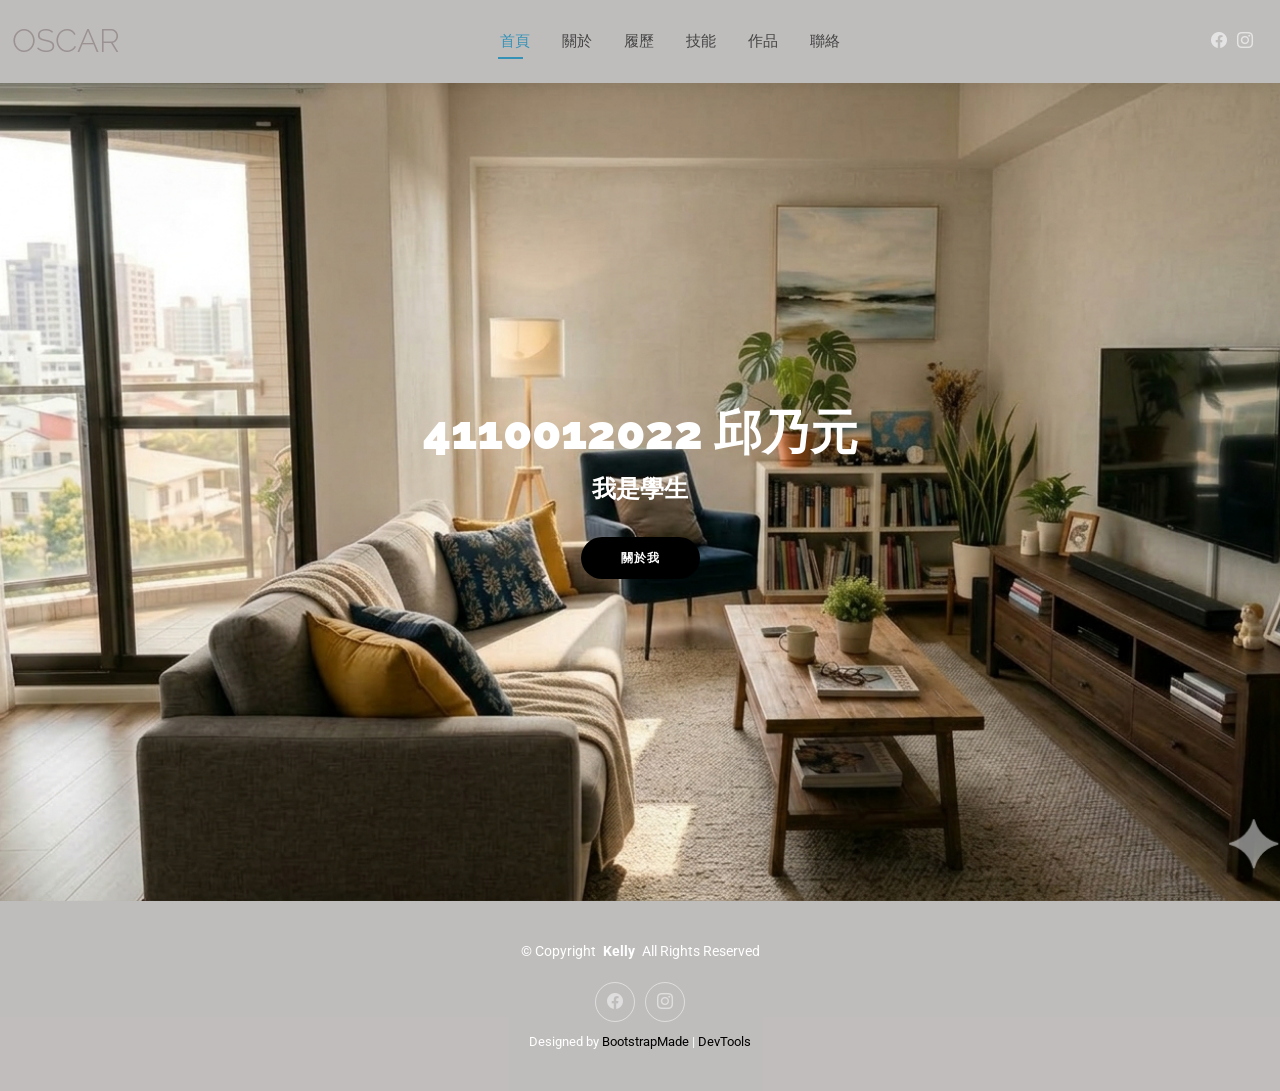
<file: index.html>
<!DOCTYPE html>
<html lang="zh-TW">

<head>
  <meta charset="utf-8">
  <meta content="width=device-width, initial-scale=1.0" name="viewport">
  <title>乃元的網站</title>
  <meta name="description" content="中興練習用網站">
  <meta name="keywords" content="中興練習用網站">

  <!-- Favicons -->
  <link href="assets/img/favicon.png" rel="icon">
  <link href="assets/img/apple-touch-icon.png" rel="apple-touch-icon">

  <!-- Fonts -->
  <link href="https://fonts.googleapis.com" rel="preconnect">
  <link href="https://fonts.gstatic.com" rel="preconnect" crossorigin>
  <link href="https://fonts.googleapis.com/css2?family=Roboto:ital,wght@0,100;0,300;0,400;0,500;0,700;0,900;1,100;1,300;1,400;1,500;1,700;1,900&family=Poppins:ital,wght@0,100;0,200;0,300;0,400;0,500;0,600;0,700;0,800;0,900;1,100;1,200;1,300;1,400;1,500;1,600;1,700;1,800;1,900&family=Raleway:ital,wght@0,100;0,200;0,300;0,400;0,500;0,600;0,700;0,800;0,900;1,100;1,200;1,300;1,400;1,500;1,600;1,700;1,800;1,900&display=swap" rel="stylesheet">

  <!-- Vendor CSS Files -->
  <link href="assets/vendor/bootstrap/css/bootstrap.min.css" rel="stylesheet">
  <link href="assets/vendor/bootstrap-icons/bootstrap-icons.css" rel="stylesheet">
  <link href="assets/vendor/aos/aos.css" rel="stylesheet">
  <link href="assets/vendor/swiper/swiper-bundle.min.css" rel="stylesheet">
  <link href="assets/vendor/glightbox/css/glightbox.min.css" rel="stylesheet">

  <!-- Main CSS File -->
  <link href="assets/css/main.css" rel="stylesheet">

  <!-- =======================================================
  * Template Name: Kelly
  * Template URL: https://bootstrapmade.com/kelly-free-bootstrap-cv-resume-html-template/
  * Updated: Aug 07 2024 with Bootstrap v5.3.3
  * Author: BootstrapMade.com
  * License: https://bootstrapmade.com/license/
  ======================================================== -->
</head>

<body class="index-page">

  <header id="header" class="header d-flex align-items-center light-background sticky-top">
    <div class="container-fluid position-relative d-flex align-items-center justify-content-between">

      <a href="index.html" class="logo d-flex align-items-center me-auto me-xl-0">
        <!-- Uncomment the line below if you also wish to use an image logo -->
        <!-- <img src="assets/img/logo.png" alt=""> -->
        <h1 class="sitename">Oscar</h1>
      </a>

      <nav id="navmenu" class="navmenu">
        <ul>
          <li><a href="index.html" class="active">首頁</a></li>
          <li><a href="about.html">關於</a></li>
          <li><a href="resume.html">履歷</a></li>
          <li><a href="services.html">技能</a></li>
          <li><a href="portfolio.html">作品</a></li>
          <li><a href="contact.html">聯絡</a></li>
        </ul>
        <i class="mobile-nav-toggle d-xl-none bi bi-list"></i>
      </nav>

      <div class="header-social-links">
        <a href="https://www.facebook.com/?locale=zh_TW" class="facebook" target="_blank"><i class="bi bi-facebook"></i></a>
        <a href="https://www.instagram.com/" class="instagram" target="_blank"><i class="bi bi-instagram"></i></a>
      </div>

    </div>
  </header>

  <main class="main">

    <!-- Hero Section -->
    <section id="hero" class="hero section">

      <img src="assets/img/hero-bg.webp" alt="" data-aos="fade-in">

      <div class="container text-center" data-aos="zoom-out" data-aos-delay="100">
        <div class="row justify-content-center">
          <div class="col-lg-8">
            <h2>4110012022 邱乃元</h2>
            <p>我是學生</p>
            <a href="about.html" class="btn-get-started">關於我</a>
          </div>
        </div>
      </div>

    </section><!-- /Hero Section -->

  </main>

  <footer id="footer" class="footer light-background">

    <div class="container">
      <div class="copyright text-center ">
        <p>© <span>Copyright</span> <strong class="px-1 sitename">Kelly</strong> <span>All Rights Reserved<br></span></p>
      </div>
      <div class="social-links d-flex justify-content-center">
        <a href="https://www.facebook.com/?locale=zh_TW" target="blank"><i class="bi bi-facebook" target="blank"></i></i></a>
        <a href="https://www.instagram.com/" target="blank"><i class="bi bi-instagram"></i></a>
      </div>
      <div class="credits">
        <!-- All the links in the footer should remain intact. -->
        <!-- You can delete the links only if you've purchased the pro version. -->
        <!-- Licensing information: https://bootstrapmade.com/license/ -->
        <!-- Purchase the pro version with working PHP/AJAX contact form: [buy-url] -->
        Designed by <a href="https://bootstrapmade.com/">BootstrapMade</a> | <a href="https://bootstrapmade.com/tools/">DevTools</a>
      </div>
    </div>

  </footer>

  <!-- Scroll Top -->
  <a href="#" id="scroll-top" class="scroll-top d-flex align-items-center justify-content-center"><i class="bi bi-arrow-up-short"></i></a>

  <!-- Preloader -->
  <div id="preloader"></div>

  <!-- Vendor JS Files -->
  <script src="assets/vendor/bootstrap/js/bootstrap.bundle.min.js"></script>
  <script src="assets/vendor/php-email-form/validate.js"></script>
  <script src="assets/vendor/aos/aos.js"></script>
  <script src="assets/vendor/waypoints/noframework.waypoints.js"></script>
  <script src="assets/vendor/purecounter/purecounter_vanilla.js"></script>
  <script src="assets/vendor/swiper/swiper-bundle.min.js"></script>
  <script src="assets/vendor/glightbox/js/glightbox.min.js"></script>
  <script src="assets/vendor/imagesloaded/imagesloaded.pkgd.min.js"></script>
  <script src="assets/vendor/isotope-layout/isotope.pkgd.min.js"></script>

  <!-- Main JS File -->
  <script src="assets/js/main.js"></script>

</body>

</html>
</file>
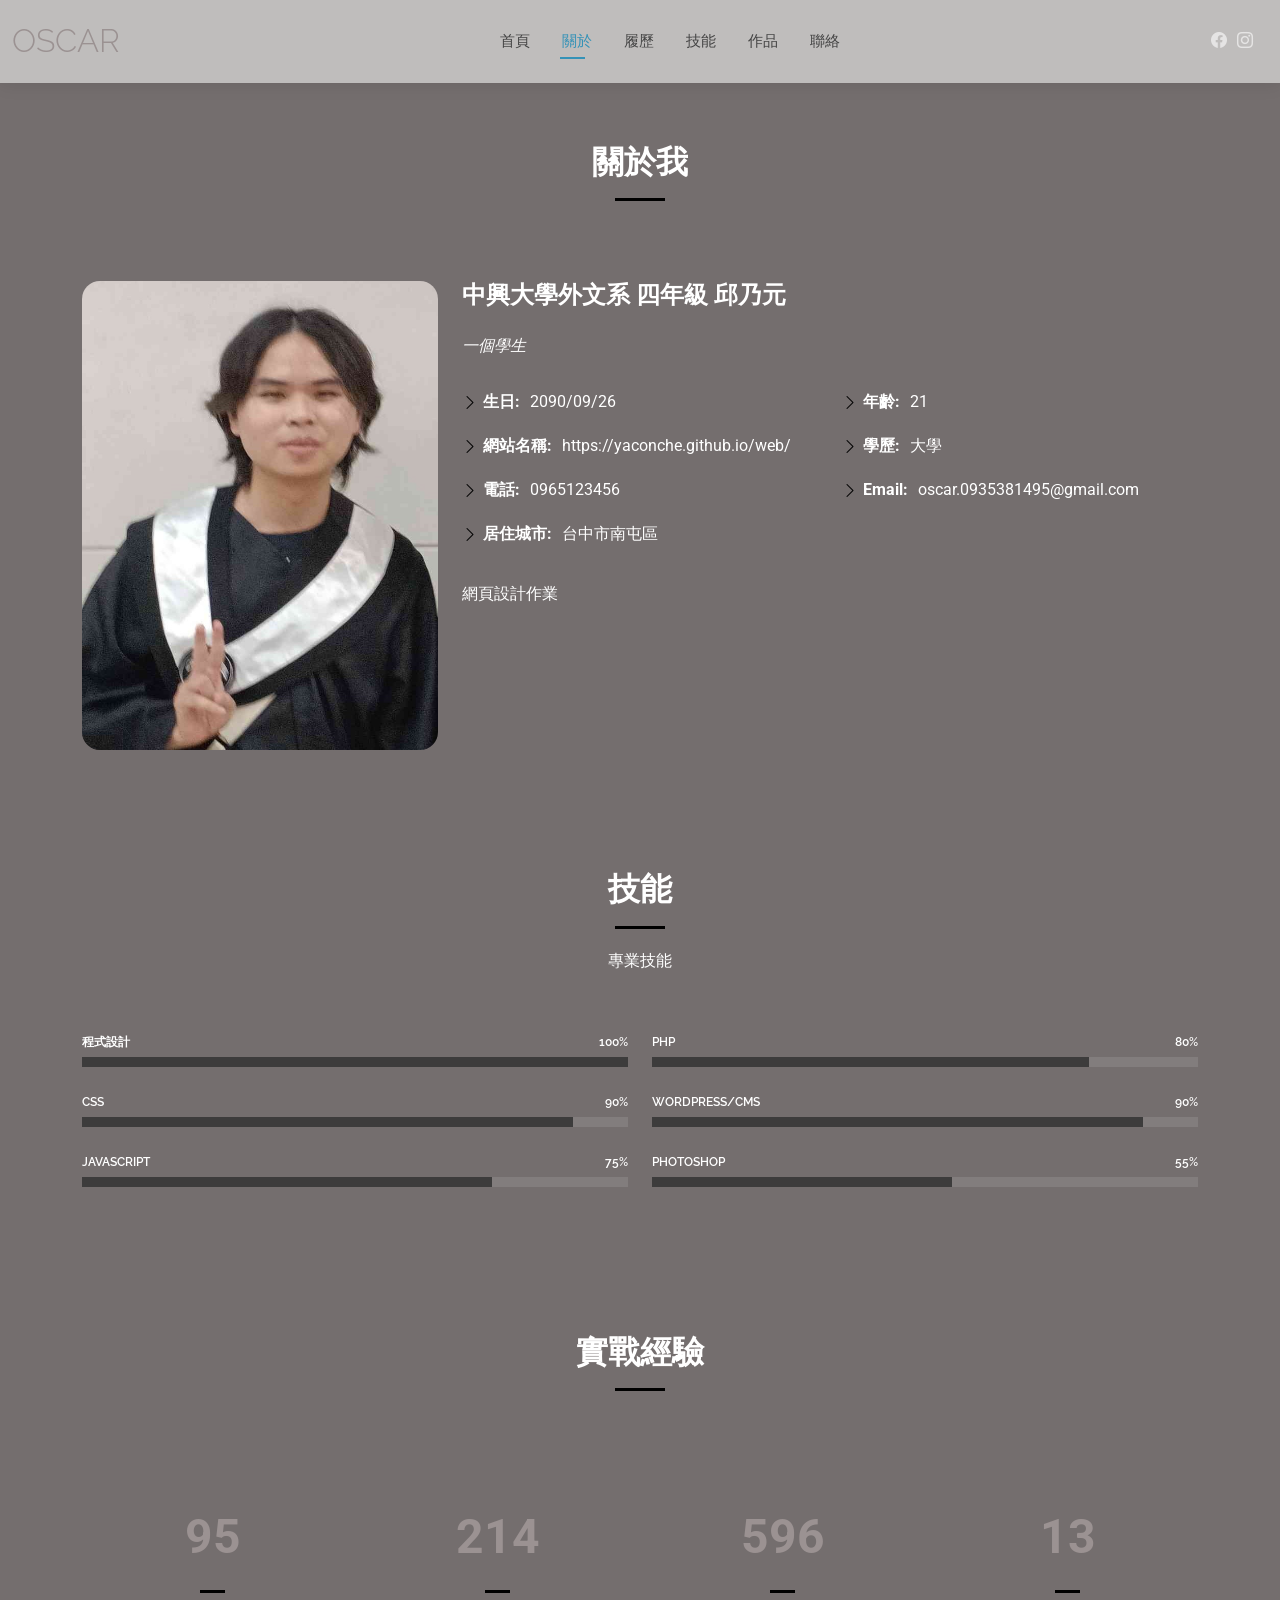
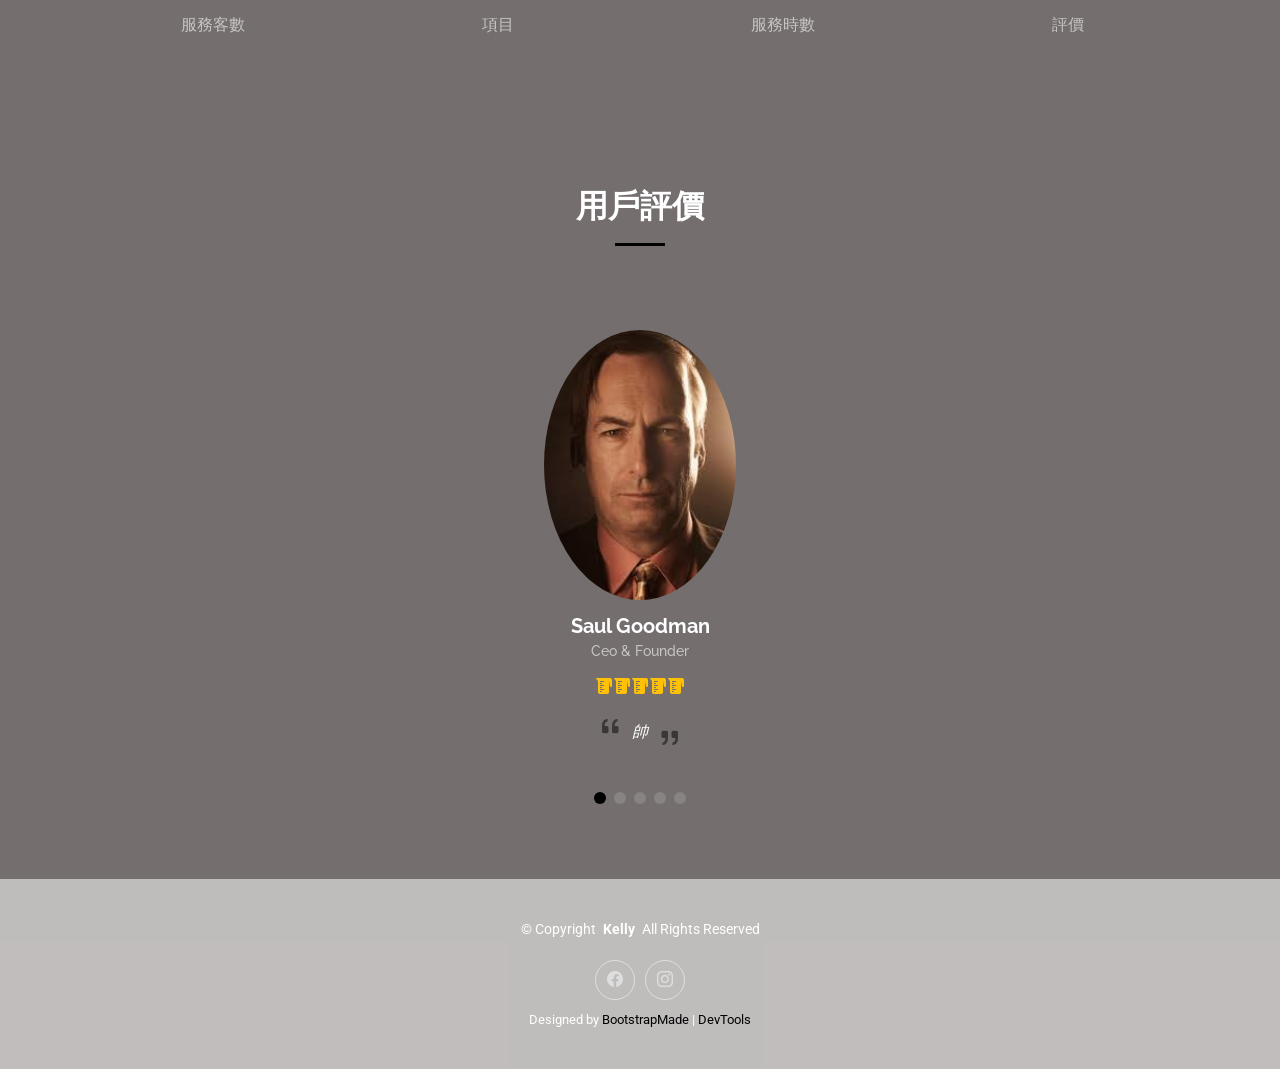
<file: about.html>
<!DOCTYPE html>
<html lang="zh-TW">

<head>
  <meta charset="utf-8">
  <meta content="width=device-width, initial-scale=1.0" name="viewport">
  <title>乃元的網站</title>
  <meta name="description" content="中興練習用網站">
  <meta name="keywords" content="中興練習用網站">

  <!-- Favicons -->
  <link href="assets/img/favicon.png" rel="icon">
  <link href="assets/img/apple-touch-icon.png" rel="apple-touch-icon">

  <!-- Fonts -->
  <link href="https://fonts.googleapis.com" rel="preconnect">
  <link href="https://fonts.gstatic.com" rel="preconnect" crossorigin>
  <link href="https://fonts.googleapis.com/css2?family=Roboto:ital,wght@0,100;0,300;0,400;0,500;0,700;0,900;1,100;1,300;1,400;1,500;1,700;1,900&family=Poppins:ital,wght@0,100;0,200;0,300;0,400;0,500;0,600;0,700;0,800;0,900;1,100;1,200;1,300;1,400;1,500;1,600;1,700;1,800;1,900&family=Raleway:ital,wght@0,100;0,200;0,300;0,400;0,500;0,600;0,700;0,800;0,900;1,100;1,200;1,300;1,400;1,500;1,600;1,700;1,800;1,900&display=swap" rel="stylesheet">

  <!-- Vendor CSS Files -->
  <link href="assets/vendor/bootstrap/css/bootstrap.min.css" rel="stylesheet">
  <link href="assets/vendor/bootstrap-icons/bootstrap-icons.css" rel="stylesheet">
  <link href="assets/vendor/aos/aos.css" rel="stylesheet">
  <link href="assets/vendor/swiper/swiper-bundle.min.css" rel="stylesheet">
  <link href="assets/vendor/glightbox/css/glightbox.min.css" rel="stylesheet">

  <!-- Main CSS File -->
  <link href="assets/css/main.css" rel="stylesheet">

  <!-- =======================================================
  * Template Name: Kelly
  * Template URL: https://bootstrapmade.com/kelly-free-bootstrap-cv-resume-html-template/
  * Updated: Aug 07 2024 with Bootstrap v5.3.3
  * Author: BootstrapMade.com
  * License: https://bootstrapmade.com/license/
  ======================================================== -->
</head>

<body class="about-page">

  <header id="header" class="header d-flex align-items-center light-background sticky-top">
    <div class="container-fluid position-relative d-flex align-items-center justify-content-between">

      <a href="index.html" class="logo d-flex align-items-center me-auto me-xl-0">
        <!-- Uncomment the line below if you also wish to use an image logo -->
        <!-- <img src="assets/img/logo.png" alt=""> -->
        <h1 class="sitename">Oscar</h1>
      </a>

      <nav id="navmenu" class="navmenu">
        <ul>
          <li><a href="index.html" >首頁</a></li>
          <li><a href="about.html"class="active">關於</a></li>
          <li><a href="resume.html">履歷</a></li>
          <li><a href="services.html">技能</a></li>
          <li><a href="portfolio.html">作品</a></li>
          <li><a href="contact.html">聯絡</a></li>
        </ul>
        <i class="mobile-nav-toggle d-xl-none bi bi-list"></i>
      </nav>

      <div class="header-social-links">
        <a href="https://www.facebook.com/?locale=zh_TW" class="facebook" target="blank"><i class="bi bi-facebook"></i></a>
        <a href="https://www.instagram.com/" class="instagram" target="blank"><i class="bi bi-instagram"></i></a>
      </div>

    </div>
  </header>

  <main class="main">

    <!-- About Section -->
    <section id="about" class="about section">

      <!-- Section Title -->
      <div class="container section-title" data-aos="fade-up">
        <h2>關於我</h2>
        <p></p>
      </div><!-- End Section Title -->

      <div class="container" data-aos="fade-up" data-aos-delay="100">

        <div class="row gy-4 justify-content-center">
          <div class="col-lg-4">
            <img src="assets/img/profile-img.jpg" class="img-fluid" alt="">
          </div>
          <div class="col-lg-8 content">
            <h2>中興大學外文系 四年級 邱乃元</h2>
            <p class="fst-italic py-3">
              一個學生
            </p>
            <div class="row">
              <div class="col-lg-6">
                <ul>
                  <li><i class="bi bi-chevron-right"></i> <strong>生日:</strong> <span>2090/09/26</span></li>
                  <li><i class="bi bi-chevron-right"></i> <strong>網站名稱:</strong> <span>https://yaconche.github.io/web/</span></li>
                  <li><i class="bi bi-chevron-right"></i> <strong>電話:</strong> <span>0965123456</span></li>
                  <li><i class="bi bi-chevron-right"></i> <strong>居住城市:</strong> <span>台中市南屯區</span></li>
                </ul>
              </div>
              <div class="col-lg-6">
                <ul>
                  <li><i class="bi bi-chevron-right"></i> <strong>年齡:</strong> <span>21</span></li>
                  <li><i class="bi bi-chevron-right"></i> <strong>學歷:</strong> <span>大學</span></li>
                  <li><i class="bi bi-chevron-right"></i> <strong>Email:</strong> <span>oscar.0935381495@gmail.com</span></li>
                </ul>
              </div>
            </div>
            <p class="py-3">
              網頁設計作業
            </p>
          </div>
        </div>

      </div>

    </section><!-- /About Section -->

    <!-- Skills Section -->
    <section id="skills" class="skills section">

      <!-- Section Title -->
      <div class="container section-title" data-aos="fade-up">
        <h2>技能</h2>
        <p>專業技能</p>
      </div><!-- End Section Title -->

      <div class="container" data-aos="fade-up" data-aos-delay="100">

        <div class="row skills-content skills-animation">

          <div class="col-lg-6 col-sm-6">

            <div class="progress">
              <span class="skill"><span>程式設計</span> <i class="val">100%</i></span>
              <div class="progress-bar-wrap">
                <div class="progress-bar" role="progressbar" aria-valuenow="100" aria-valuemin="0" aria-valuemax="100"></div>
              </div>
            </div><!-- End Skills Item -->

            <div class="progress">
              <span class="skill"><span>CSS</span> <i class="val">90%</i></span>
              <div class="progress-bar-wrap">
                <div class="progress-bar" role="progressbar" aria-valuenow="90" aria-valuemin="0" aria-valuemax="100"></div>
              </div>
            </div><!-- End Skills Item -->

            <div class="progress">
              <span class="skill"><span>JavaScript</span> <i class="val">75%</i></span>
              <div class="progress-bar-wrap">
                <div class="progress-bar" role="progressbar" aria-valuenow="75" aria-valuemin="0" aria-valuemax="100"></div>
              </div>
            </div><!-- End Skills Item -->

          </div>

          <div class="col-lg-6 col-sm-6">

            <div class="progress">
              <span class="skill"><span>PHP</span> <i class="val">80%</i></span>
              <div class="progress-bar-wrap">
                <div class="progress-bar" role="progressbar" aria-valuenow="80" aria-valuemin="0" aria-valuemax="100"></div>
              </div>
            </div><!-- End Skills Item -->

            <div class="progress">
              <span class="skill"><span>WordPress/CMS</span> <i class="val">90%</i></span>
              <div class="progress-bar-wrap">
                <div class="progress-bar" role="progressbar" aria-valuenow="90" aria-valuemin="0" aria-valuemax="100"></div>
              </div>
            </div><!-- End Skills Item -->

            <div class="progress">
              <span class="skill"><span>Photoshop</span> <i class="val">55%</i></span>
              <div class="progress-bar-wrap">
                <div class="progress-bar" role="progressbar" aria-valuenow="55" aria-valuemin="0" aria-valuemax="100"></div>
              </div>
            </div><!-- End Skills Item -->

          </div>

        </div>

      </div>

    </section><!-- /Skills Section -->

    <!-- Stats Section -->
    <section id="stats" class="stats section">

      <!-- Section Title -->
      <div class="container section-title" data-aos="fade-up">
        <h2>實戰經驗</h2>
        <p></p>
      </div><!-- End Section Title -->

      <div class="container" data-aos="fade-up" data-aos-delay="100">

        <div class="row gy-4">

          <div class="col-lg-3 col-md-6">
            <div class="stats-item text-center w-100 h-100">
              <span data-purecounter-start="0" data-purecounter-end="232" data-purecounter-duration="1" class="purecounter"></span>
              <p>服務客數</p>
            </div>
          </div><!-- End Stats Item -->

          <div class="col-lg-3 col-md-6">
            <div class="stats-item text-center w-100 h-100">
              <span data-purecounter-start="0" data-purecounter-end="521" data-purecounter-duration="1" class="purecounter"></span>
              <p>項目</p>
            </div>
          </div><!-- End Stats Item -->

          <div class="col-lg-3 col-md-6">
            <div class="stats-item text-center w-100 h-100">
              <span data-purecounter-start="0" data-purecounter-end="1453" data-purecounter-duration="1" class="purecounter"></span>
              <p>服務時數</p>
            </div>
          </div><!-- End Stats Item -->

          <div class="col-lg-3 col-md-6">
            <div class="stats-item text-center w-100 h-100">
              <span data-purecounter-start="0" data-purecounter-end="32" data-purecounter-duration="1" class="purecounter"></span>
              <p>評價</p>
            </div>
          </div><!-- End Stats Item -->

        </div>

      </div>

    </section><!-- /Stats Section -->

    <!-- Testimonials Section -->
    <section id="testimonials" class="testimonials section">

      <!-- Section Title -->
      <div class="container section-title" data-aos="fade-up">
        <h2>用戶評價</h2>
      </div><!-- End Section Title -->

      <div class="container" data-aos="fade-up" data-aos-delay="100">

        <div class="swiper init-swiper">
          <script type="application/json" class="swiper-config">
            {
              "loop": true,
              "speed": 1500,
              "autoplay": {
                "delay": 2000
              },
              "slidesPerView": "auto",
              "pagination": {
                "el": ".swiper-pagination",
                "type": "bullets",
                "clickable": true
              }
            }
          </script>
          <div class="swiper-wrapper">

            <div class="swiper-slide">
              <div class="testimonial-item">
                <img src="assets/img/testimonials/testimonials-1.jpg" class="testimonial-img" alt="中興">
                <h3>Saul Goodman</h3>
                <h4>Ceo &amp; Founder</h4>
                <div class="stars">
                  <i class="bi bi-measuring-cup-fill"></i><i class="bi bi-measuring-cup-fill"></i><i class="bi bi-measuring-cup-fill"></i><i class="bi bi-measuring-cup-fill"></i><i class="bi bi-measuring-cup-fill"></i>
                </div>
                <p>
                  <i class="bi bi-quote quote-icon-left"></i>
                  <span>帥</span>
                  <i class="bi bi-quote quote-icon-right"></i>
                </p>
              </div>
            </div><!-- End testimonial item -->

            <div class="swiper-slide">
              <div class="testimonial-item">
                <img src="assets/img/testimonials/testimonials-2.jpg" class="testimonial-img" alt="中興">
                <h3>Walter Hartwell White</h3>
                <h4>Designer</h4>
                <div class="stars">
                  <i class="bi bi-measuring-cup-fill"></i><i class="bi bi-measuring-cup-fill"></i><i class="bi bi-measuring-cup-fill"></i><i class="bi bi-measuring-cup-fill"></i><i class="bi bi-measuring-cup-fill"></i>
                </div>
                <p>
                  <i class="bi bi-quote quote-icon-left"></i>
                  <span>wow</span>
                  <i class="bi bi-quote quote-icon-right"></i>
                </p>
              </div>
            </div><!-- End testimonial item -->

            <div class="swiper-slide">
              <div class="testimonial-item">
                <img src="assets/img/testimonials/testimonials-3.jpg" class="testimonial-img" alt="中興">
                <h3>jesse pinkman</h3>
                <h4>Store Owner</h4>
                <div class="stars">
                  <i class="class="bi bi-measuring-cup-fill"></i><i class="bi bi-measuring-cup-fill"></i><i class="bi bi-measuring-cup-fill"></i><i class="bi bi-measuring-cup-fill"></i><i class="bi bi-measuring-cup-fill"></i>
                </div>
                <p>
                  <i class="bi bi-quote quote-icon-left"></i>
                  <span>damn</span>
                  <i class="bi bi-quote quote-icon-right"></i>
                </p>
              </div>
            </div><!-- End testimonial item -->

            <div class="swiper-slide">
              <div class="testimonial-item">
                <img src="assets/img/testimonials/testimonials-4.jpg" class="testimonial-img" alt="中興">
                <h3>Henry R. "Hank" Schrader</h3>
                <h4>Freelancer</h4>
                <div class="stars">
                  <i class="bi bi-measuring-cup-fill"></i><i class="bi bi-measuring-cup-fill"></i><i class="bi bi-measuring-cup-fill"></i><i class="bi bi-measuring-cup-fill"></i><i class="bi bi-measuring-cup-fill"></i>
                </div>
                <p>
                  <i class="bi bi-quote quote-icon-left"></i>
                  <span>holy</span>
                  <i class="bi bi-quote quote-icon-right"></i>
                </p>
              </div>
            </div><!-- End testimonial item -->

            <div class="swiper-slide">
              <div class="testimonial-item">
                <img src="assets/img/testimonials/testimonials-5.jpg" class="testimonial-img" alt="">
                <h3>Michael "Mike" Ehrmantraut</h3>
                <h4>Entrepreneur</h4>
                <div class="stars">
                  <i class="bi bi-measuring-cup-fill"></i><i class="bi bi-measuring-cup-fill"></i><i class="bi bi-measuring-cup-fill"></i><i class="bi bi-measuring-cup-fill"></i><i class="bi bi-measuring-cup-fill"></i>
                </div>
                <p>
                  <i class="bi bi-quote quote-icon-left"></i>
                  <span>jesus</span>
                  <i class="bi bi-quote quote-icon-right"></i>
                </p>
              </div>
            </div><!-- End testimonial item -->

          </div>
          <div class="swiper-pagination"></div>
        </div>

      </div>

    </section><!-- /Testimonials Section -->

  </main>

  <footer id="footer" class="footer light-background">

    <div class="container">
      <div class="copyright text-center ">
        <p>© <span>Copyright</span> <strong class="px-1 sitename">Kelly</strong> <span>All Rights Reserved<br></span></p>
      </div>
      <div class="social-links d-flex justify-content-center">
        <a href="https://www.facebook.com/?locale=zh_TW" target="blank"><i class="bi bi-facebook" ></i></i></a>
        <a href="https://www.instagram.com/" target="2"><i class="bi bi-instagram"></i></a>
      </div>
      <div class="credits">
        <!-- All the links in the footer should remain intact. -->
        <!-- You can delete the links only if you've purchased the pro version. -->
        <!-- Licensing information: https://bootstrapmade.com/license/ -->
        <!-- Purchase the pro version with working PHP/AJAX contact form: [buy-url] -->
        Designed by <a href="https://bootstrapmade.com/">BootstrapMade</a> | <a href="https://bootstrapmade.com/tools/">DevTools</a>
      </div>
    </div>

  </footer>

  <!-- Scroll Top -->
  <a href="#" id="scroll-top" class="scroll-top d-flex align-items-center justify-content-center"><i class="bi bi-arrow-up-short"></i></a>

  <!-- Preloader -->
  <div id="preloader"></div>

  <!-- Vendor JS Files -->
  <script src="assets/vendor/bootstrap/js/bootstrap.bundle.min.js"></script>
  <script src="assets/vendor/php-email-form/validate.js"></script>
  <script src="assets/vendor/aos/aos.js"></script>
  <script src="assets/vendor/waypoints/noframework.waypoints.js"></script>
  <script src="assets/vendor/purecounter/purecounter_vanilla.js"></script>
  <script src="assets/vendor/swiper/swiper-bundle.min.js"></script>
  <script src="assets/vendor/glightbox/js/glightbox.min.js"></script>
  <script src="assets/vendor/imagesloaded/imagesloaded.pkgd.min.js"></script>
  <script src="assets/vendor/isotope-layout/isotope.pkgd.min.js"></script>

  <!-- Main JS File -->
  <script src="assets/js/main.js"></script>

</body>

</html>
</file>
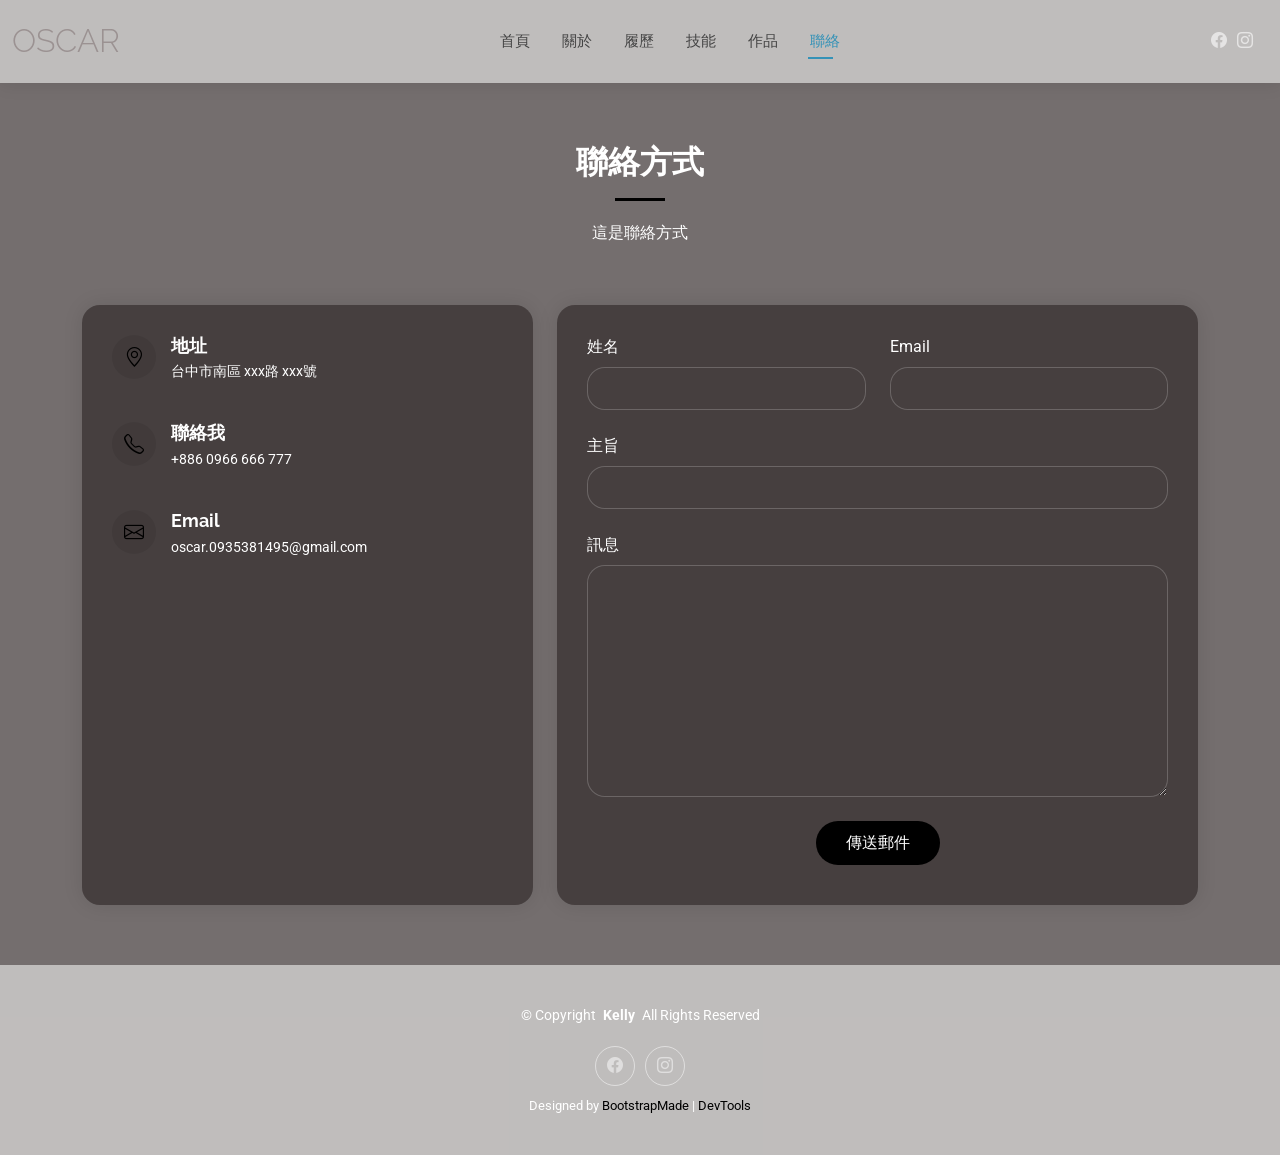
<file: contact.html>
<!DOCTYPE html>
<html lang="zh-TW">

<head>
  <meta charset="utf-8">
  <meta content="width=device-width, initial-scale=1.0" name="viewport">
  <title>乃元的網站</title>
  <meta name="description" content="中興練習用網站">
  <meta name="keywords" content="中興練習用網站">

  <!-- Favicons -->
  <link href="assets/img/favicon.png" rel="icon">
  <link href="assets/img/apple-touch-icon.png" rel="apple-touch-icon">

  <!-- Fonts -->
  <link href="https://fonts.googleapis.com" rel="preconnect">
  <link href="https://fonts.gstatic.com" rel="preconnect" crossorigin>
  <link href="https://fonts.googleapis.com/css2?family=Roboto:ital,wght@0,100;0,300;0,400;0,500;0,700;0,900;1,100;1,300;1,400;1,500;1,700;1,900&family=Poppins:ital,wght@0,100;0,200;0,300;0,400;0,500;0,600;0,700;0,800;0,900;1,100;1,200;1,300;1,400;1,500;1,600;1,700;1,800;1,900&family=Raleway:ital,wght@0,100;0,200;0,300;0,400;0,500;0,600;0,700;0,800;0,900;1,100;1,200;1,300;1,400;1,500;1,600;1,700;1,800;1,900&display=swap" rel="stylesheet">

  <!-- Vendor CSS Files -->
  <link href="assets/vendor/bootstrap/css/bootstrap.min.css" rel="stylesheet">
  <link href="assets/vendor/bootstrap-icons/bootstrap-icons.css" rel="stylesheet">
  <link href="assets/vendor/aos/aos.css" rel="stylesheet">
  <link href="assets/vendor/swiper/swiper-bundle.min.css" rel="stylesheet">
  <link href="assets/vendor/glightbox/css/glightbox.min.css" rel="stylesheet">

  <!-- Main CSS File -->
  <link href="assets/css/main.css" rel="stylesheet">

  <!-- =======================================================
  * Template Name: Kelly
  * Template URL: https://bootstrapmade.com/kelly-free-bootstrap-cv-resume-html-template/
  * Updated: Aug 07 2024 with Bootstrap v5.3.3
  * Author: BootstrapMade.com
  * License: https://bootstrapmade.com/license/
  ======================================================== -->
</head>

<body class="contact-page">

  <header id="header" class="header d-flex align-items-center light-background sticky-top">
    <div class="container-fluid position-relative d-flex align-items-center justify-content-between">

      <a href="index.html" class="logo d-flex align-items-center me-auto me-xl-0">
        <!-- Uncomment the line below if you also wish to use an image logo -->
        <!-- <img src="assets/img/logo.png" alt=""> -->
        <h1 class="sitename">Oscar</h1>
      </a>

      <nav id="navmenu" class="navmenu">
        <ul>
          <li><a href="index.html" >首頁</a></li>
          <li><a href="about.html">關於</a></li>
          <li><a href="resume.html">履歷</a></li>
          <li><a href="services.html">技能</a></li>
          <li><a href="portfolio.html">作品</a></li>
          <li><a href="contact.html"class="active">聯絡</a></li>
        </ul>
        <i class="mobile-nav-toggle d-xl-none bi bi-list"></i>
      </nav>

      <div class="header-social-links">
        <a href="https://www.facebook.com/?locale=zh_TW" class="facebook" target="blank"><i class="bi bi-facebook"></i></a>
        <a href="https://www.instagram.com/" class="instagram" target="blank"><i class="bi bi-instagram"></i></a>
      </div>

    </div>
  </header>

  <main class="main">

    <!-- Contact Section -->
    <section id="contact" class="contact section">

      <!-- Section Title -->
      <div class="container section-title" data-aos="fade-up">
        <h2>聯絡方式</h2>
        <p>這是聯絡方式</p>
      </div><!-- End Section Title -->

      <div class="container" data-aos="fade-up" data-aos-delay="100">

        <div class="row gy-4">

          <div class="col-lg-5">

            <div class="info-wrap">
              <div class="info-item d-flex" data-aos="fade-up" data-aos-delay="200">
                <i class="bi bi-geo-alt flex-shrink-0"></i>
                <div>
                  <h3>地址</h3>
                  <p>台中市南區 xxx路 xxx號</p>
                </div>
              </div><!-- End Info Item -->

              <div class="info-item d-flex" data-aos="fade-up" data-aos-delay="300">
                <i class="bi bi-telephone flex-shrink-0"></i>
                <div>
                  <h3>聯絡我</h3>
                  <p>+886 0966 666 777</p>
                </div>
              </div><!-- End Info Item -->

              <div class="info-item d-flex" data-aos="fade-up" data-aos-delay="400">
                <i class="bi bi-envelope flex-shrink-0"></i>
                <div>
                  <h3>Email</h3>
                  <p>oscar.0935381495@gmail.com</p>
                </div>
              </div><!-- End Info Item -->

              <iframe src="https://www.google.com/maps/embed?pb=!1m18!1m12!1m3!1d3641.3723931447726!2d120.6727510760308!3d24.123556874347017!2m3!1f0!2f0!3f0!3m2!1i1024!2i768!4f13.1!3m3!1m2!1s0x34693cfcecffe9d9%3A0xe28afadc0dad203a!2z5ZyL56uL5Lit6IiI5aSn5a24!5e0!3m2!1szh-TW!2stw!4v1778660030916!5m2!1szh-TW!2stw" frameborder="0" style="border:0; width: 100%; height: 270px;" allowfullscreen="" loading="lazy" referrerpolicy="no-referrer-when-downgrade"></iframe>
            </div>
          </div>

          <div class="col-lg-7">
           <form id="google-contact-form" class="php-email-form" action="https://script.google.com/macros/s/AKfycbwvDPzyrgmxvDFBA7h-v4429wsfdphgB9YCWuPdUnMlGUnGEB3UG77w0CbbkDqiLUPu/exec" method="post" data-aos="fade-up" data-aos-delay="200">
              <div class="row gy-4">

                <div class="col-md-6">
                  <label for="name-field" class="pb-2">姓名</label>
                  <input type="text" name="name" id="name-field" class="form-control" required="">
                </div>

                <div class="col-md-6">
                  <label for="email-field" class="pb-2">Email</label>
                  <input type="email" class="form-control" name="email" id="email-field" required="">
                </div>

                <div class="col-md-12">
                  <label for="subject-field" class="pb-2">主旨</label>
                  <input type="text" class="form-control" name="subject" id="subject-field" required="">
                </div>

                <div class="col-md-12">
                  <label for="message-field" class="pb-2">訊息</label>
                  <textarea class="form-control" name="message" rows="10" id="message-field" required=""></textarea>
                </div>

                <div class="col-md-12 text-center">
                  <div class="loading">載入中..</div>
                  <div class="error-message"></div>
                  <div class="sent-message">您的訊息已成功送出，謝謝!</div>

                  <button type="submit">傳送郵件</button>
                </div>

              </div>
            </form>
          </div><!-- End Contact Form -->

        </div>

      </div>

    </section><!-- /Contact Section -->

  </main>

  <footer id="footer" class="footer light-background">

    <div class="container">
      <div class="copyright text-center ">
        <p>© <span>Copyright</span> <strong class="px-1 sitename">Kelly</strong> <span>All Rights Reserved<br></span></p>
      </div>
      <div class="social-links d-flex justify-content-center">
        <a href="https://www.facebook.com/?locale=zh_TW"target="blank"><i class="bi bi-facebook" target="blank"></i></i></a>
        <a href="https://www.instagram.com/"target="blank"><i class="bi bi-instagram"></i></a>
      </div>
      <div class="credits">
        <!-- All the links in the footer should remain intact. -->
        <!-- You can delete the links only if you've purchased the pro version. -->
        <!-- Licensing information: https://bootstrapmade.com/license/ -->
        <!-- Purchase the pro version with working PHP/AJAX contact form: [buy-url] -->
        Designed by <a href="https://bootstrapmade.com/">BootstrapMade</a> | <a href="https://bootstrapmade.com/tools/">DevTools</a>
      </div>
    </div>

  </footer>

  <!-- Scroll Top -->
  <a href="#" id="scroll-top" class="scroll-top d-flex align-items-center justify-content-center"><i class="bi bi-arrow-up-short"></i></a>

  <!-- Preloader -->
  <div id="preloader"></div>

  <!-- Vendor JS Files -->
  <script src="assets/vendor/bootstrap/js/bootstrap.bundle.min.js"></script>
  <script src="assets/vendor/aos/aos.js"></script>
  <script src="assets/vendor/waypoints/noframework.waypoints.js"></script>
  <script src="assets/vendor/purecounter/purecounter_vanilla.js"></script>
  <script src="assets/vendor/swiper/swiper-bundle.min.js"></script>
  <script src="assets/vendor/glightbox/js/glightbox.min.js"></script>
  <script src="assets/vendor/imagesloaded/imagesloaded.pkgd.min.js"></script>
  <script src="assets/vendor/isotope-layout/isotope.pkgd.min.js"></script>

  <!-- Main JS File -->
  <script src="assets/js/main.js"></script>
<script>
  var contactMessageTimer;

  function resetContactMessages(form) {
    var loading = form.querySelector('.loading');
    var errorMessage = form.querySelector('.error-message');
    var sentMessage = form.querySelector('.sent-message');
    var submitButton = form.querySelector('button[type="submit"]');

    loading.style.display = 'none';
    errorMessage.style.display = 'none';
    errorMessage.textContent = '';
    sentMessage.style.display = 'none';
    submitButton.style.display = '';
    submitButton.disabled = false;
  }

  document.getElementById('google-contact-form').addEventListener('submit', function(e) {
    e.preventDefault(); // 阻止網頁跳轉
    
    var form = this;
    var loading = form.querySelector('.loading');
    var errorMessage = form.querySelector('.error-message');
    var sentMessage = form.querySelector('.sent-message');
    var submitButton = form.querySelector('button[type="submit"]');

    clearTimeout(contactMessageTimer);
    
    // 顯示 Loading，隱藏其他提示
    loading.style.display = 'block';
    errorMessage.style.display = 'none';
    errorMessage.textContent = '';
    sentMessage.style.display = 'none';
    submitButton.style.display = 'none';
    submitButton.disabled = true;
    
    // 封裝表單資料
    var formData = new FormData(form);
    var searchParams = new URLSearchParams();
    for (var pair of formData) {
        searchParams.append(pair[0], pair[1]);
    }
    
    // 用 fetch 發送 POST 請求到 Google GAS
    fetch(form.action, {
        method: 'POST',
        mode: 'no-cors',
        body: searchParams,
        headers: {
            'Content-Type': 'application/x-www-form-urlencoded'
        }
    })
    .then(() => {
        loading.style.display = 'none';
        sentMessage.style.display = 'block'; // 顯示成功畫面
        form.reset(); // 清空表單
        contactMessageTimer = setTimeout(function() {
            resetContactMessages(form);
        }, 5000);
    })
    .catch(() => {
        loading.style.display = 'none';
        resetContactMessages(form);
    });
  });
</script>

</body>

</html>
</file>
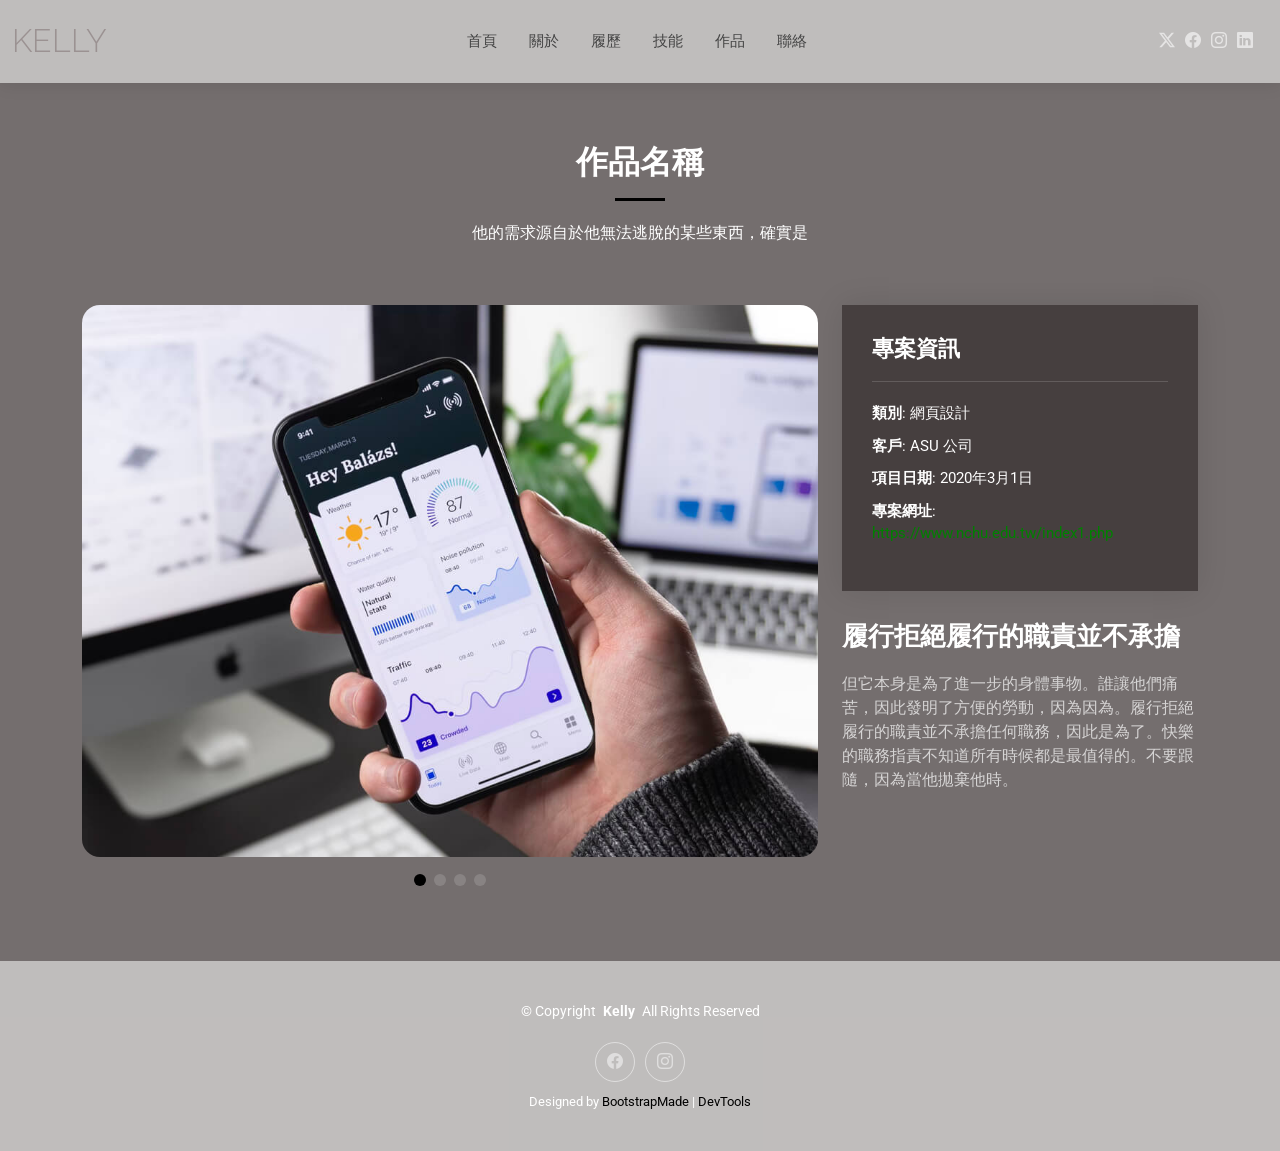
<file: portfolio-details.html>
<!DOCTYPE html>
<html lang="zh-TW">

<head>
  <meta charset="utf-8">
  <meta content="width=device-width, initial-scale=1.0" name="viewport">
  <title>乃元的網站</title>
  <meta name="description" content="中興練習用網站">
  <meta name="keywords" content="中興練習用網站">

  <!-- Favicons -->
  <link href="assets/img/favicon.png" rel="icon">
  <link href="assets/img/apple-touch-icon.png" rel="apple-touch-icon">

  <!-- Fonts -->
  <link href="https://fonts.googleapis.com" rel="preconnect">
  <link href="https://fonts.gstatic.com" rel="preconnect" crossorigin>
  <link href="https://fonts.googleapis.com/css2?family=Roboto:ital,wght@0,100;0,300;0,400;0,500;0,700;0,900;1,100;1,300;1,400;1,500;1,700;1,900&family=Poppins:ital,wght@0,100;0,200;0,300;0,400;0,500;0,600;0,700;0,800;0,900;1,100;1,200;1,300;1,400;1,500;1,600;1,700;1,800;1,900&family=Raleway:ital,wght@0,100;0,200;0,300;0,400;0,500;0,600;0,700;0,800;0,900;1,100;1,200;1,300;1,400;1,500;1,600;1,700;1,800;1,900&display=swap" rel="stylesheet">

  <!-- Vendor CSS Files -->
  <link href="assets/vendor/bootstrap/css/bootstrap.min.css" rel="stylesheet">
  <link href="assets/vendor/bootstrap-icons/bootstrap-icons.css" rel="stylesheet">
  <link href="assets/vendor/aos/aos.css" rel="stylesheet">
  <link href="assets/vendor/swiper/swiper-bundle.min.css" rel="stylesheet">
  <link href="assets/vendor/glightbox/css/glightbox.min.css" rel="stylesheet">

  <!-- Main CSS File -->
  <link href="assets/css/main.css" rel="stylesheet">

  <!-- =======================================================
  * Template Name: Kelly
  * Template URL: https://bootstrapmade.com/kelly-free-bootstrap-cv-resume-html-template/
  * Updated: Aug 07 2024 with Bootstrap v5.3.3
  * Author: BootstrapMade.com
  * License: https://bootstrapmade.com/license/
  ======================================================== -->
</head>

<body class="portfolio-details-page">

  <header id="header" class="header d-flex align-items-center light-background sticky-top">
    <div class="container-fluid position-relative d-flex align-items-center justify-content-between">

      <a href="index.html" class="logo d-flex align-items-center me-auto me-xl-0">
        <!-- Uncomment the line below if you also wish to use an image logo -->
        <!-- <img src="assets/img/logo.png" alt=""> -->
        <h1 class="sitename">Kelly</h1>
      </a>

      <nav id="navmenu" class="navmenu">
        <ul>
          <li><a href="index.html">首頁</a></li>
          <li><a href="about.html">關於</a></li>
          <li><a href="resume.html">履歷</a></li>
          <li><a href="services.html">技能</a></li>
          <li><a href="portfolio.html">作品</a></li>
          <li><a href="contact.html">聯絡</a></li>
        </ul>
        <i class="mobile-nav-toggle d-xl-none bi bi-list"></i>
      </nav>

      <div class="header-social-links">
        <a href="#" class="twitter"><i class="bi bi-twitter-x"></i></a>
        <a href="#" class="facebook"><i class="bi bi-facebook"></i></a>
        <a href="#" class="instagram"><i class="bi bi-instagram"></i></a>
        <a href="#" class="linkedin"><i class="bi bi-linkedin"></i></a>
      </div>

    </div>
  </header>

  <main class="main">

    <!-- Portfolio Details Section -->
    <section id="portfolio-details" class="portfolio-details section">

      <!-- Section Title -->
      <div class="container section-title" data-aos="fade-up">
        <h2>作品名稱</h2>
        <p>他的需求源自於他無法逃脫的某些東西，確實是</p>
      </div><!-- End Section Title -->

      <div class="container" data-aos="fade-up" data-aos-delay="100">

        <div class="row gy-4">

          <div class="col-lg-8">
            <div class="portfolio-details-slider swiper init-swiper">

              <script type="application/json" class="swiper-config">
                {
                  "loop": true,
                  "speed": 600,
                  "autoplay": {
                    "delay": 5000
                  },
                  "slidesPerView": "auto",
                  "pagination": {
                    "el": ".swiper-pagination",
                    "type": "bullets",
                    "clickable": true
                  }
                }
              </script>

              <div class="swiper-wrapper align-items-center">

                <div class="swiper-slide">
                  <img src="assets/img/portfolio/app-1.jpg" alt="">
                </div>

                <div class="swiper-slide">
                  <img src="assets/img/portfolio/product-1.jpg" alt="">
                </div>

                <div class="swiper-slide">
                  <img src="assets/img/portfolio/branding-1.jpg" alt="">
                </div>

                <div class="swiper-slide">
                  <img src="assets/img/portfolio/books-1.jpg" alt="">
                </div>

              </div>
              <div class="swiper-pagination"></div>
            </div>
          </div>

          <div class="col-lg-4">
            <div class="portfolio-info" data-aos="fade-up" data-aos-delay="200">
              <h3>專案資訊</h3>
              <ul>
                <li><strong>類別</strong>: 網頁設計</li>
                <li><strong>客戶</strong>: ASU 公司</li>
                <li><strong>項目日期</strong>: 2020年3月1日</li>
                <li><strong>專案網址</strong>: <a href="https://www.nchu.edu.tw/index1.php"style="color: green;">https://www.nchu.edu.tw/index1.php</a></li>
              </ul>
            </div>
            <div class="portfolio-description" data-aos="fade-up" data-aos-delay="300">
              <h2>履行拒絕履行的職責並不承擔</h2>
              <p>
                但它本身是為了進一步的身體事物。誰讓他們痛苦，因此發明了方便的勞動，因為因為。履行拒絕履行的職責並不承擔任何職務，因此是為了。快樂的職務指責不知道所有時候都是最值得的。不要跟隨，因為當他拋棄他時。
              </p>
            </div>
          </div>

        </div>

      </div>

    </section><!-- /Portfolio Details Section -->

  </main>

  <footer id="footer" class="footer light-background">

    <div class="container">
      <div class="copyright text-center ">
        <p>© <span>Copyright</span> <strong class="px-1 sitename">Kelly</strong> <span>All Rights Reserved<br></span></p>
      </div>
      <div class="social-links d-flex justify-content-center">
        <a href="https://www.facebook.com/?locale=zh_TW" target="blank"><i class="bi bi-facebook" target="blank"></i></i></a>
        <a href="https://www.instagram.com/" target="blank"><i class="bi bi-instagram"></i></a>
      </div>
      <div class="credits">
        <!-- All the links in the footer should remain intact. -->
        <!-- You can delete the links only if you've purchased the pro version. -->
        <!-- Licensing information: https://bootstrapmade.com/license/ -->
        <!-- Purchase the pro version with working PHP/AJAX contact form: [buy-url] -->
        Designed by <a href="https://bootstrapmade.com/">BootstrapMade</a> | <a href="https://bootstrapmade.com/tools/">DevTools</a>
      </div>
    </div>

  </footer>

  <!-- Scroll Top -->
  <a href="#" id="scroll-top" class="scroll-top d-flex align-items-center justify-content-center"><i class="bi bi-arrow-up-short"></i></a>

  <!-- Preloader -->
  <div id="preloader"></div>

  <!-- Vendor JS Files -->
  <script src="assets/vendor/bootstrap/js/bootstrap.bundle.min.js"></script>
  <script src="assets/vendor/php-email-form/validate.js"></script>
  <script src="assets/vendor/aos/aos.js"></script>
  <script src="assets/vendor/waypoints/noframework.waypoints.js"></script>
  <script src="assets/vendor/purecounter/purecounter_vanilla.js"></script>
  <script src="assets/vendor/swiper/swiper-bundle.min.js"></script>
  <script src="assets/vendor/glightbox/js/glightbox.min.js"></script>
  <script src="assets/vendor/imagesloaded/imagesloaded.pkgd.min.js"></script>
  <script src="assets/vendor/isotope-layout/isotope.pkgd.min.js"></script>

  <!-- Main JS File -->
  <script src="assets/js/main.js"></script>

</body>

</html>
</file>
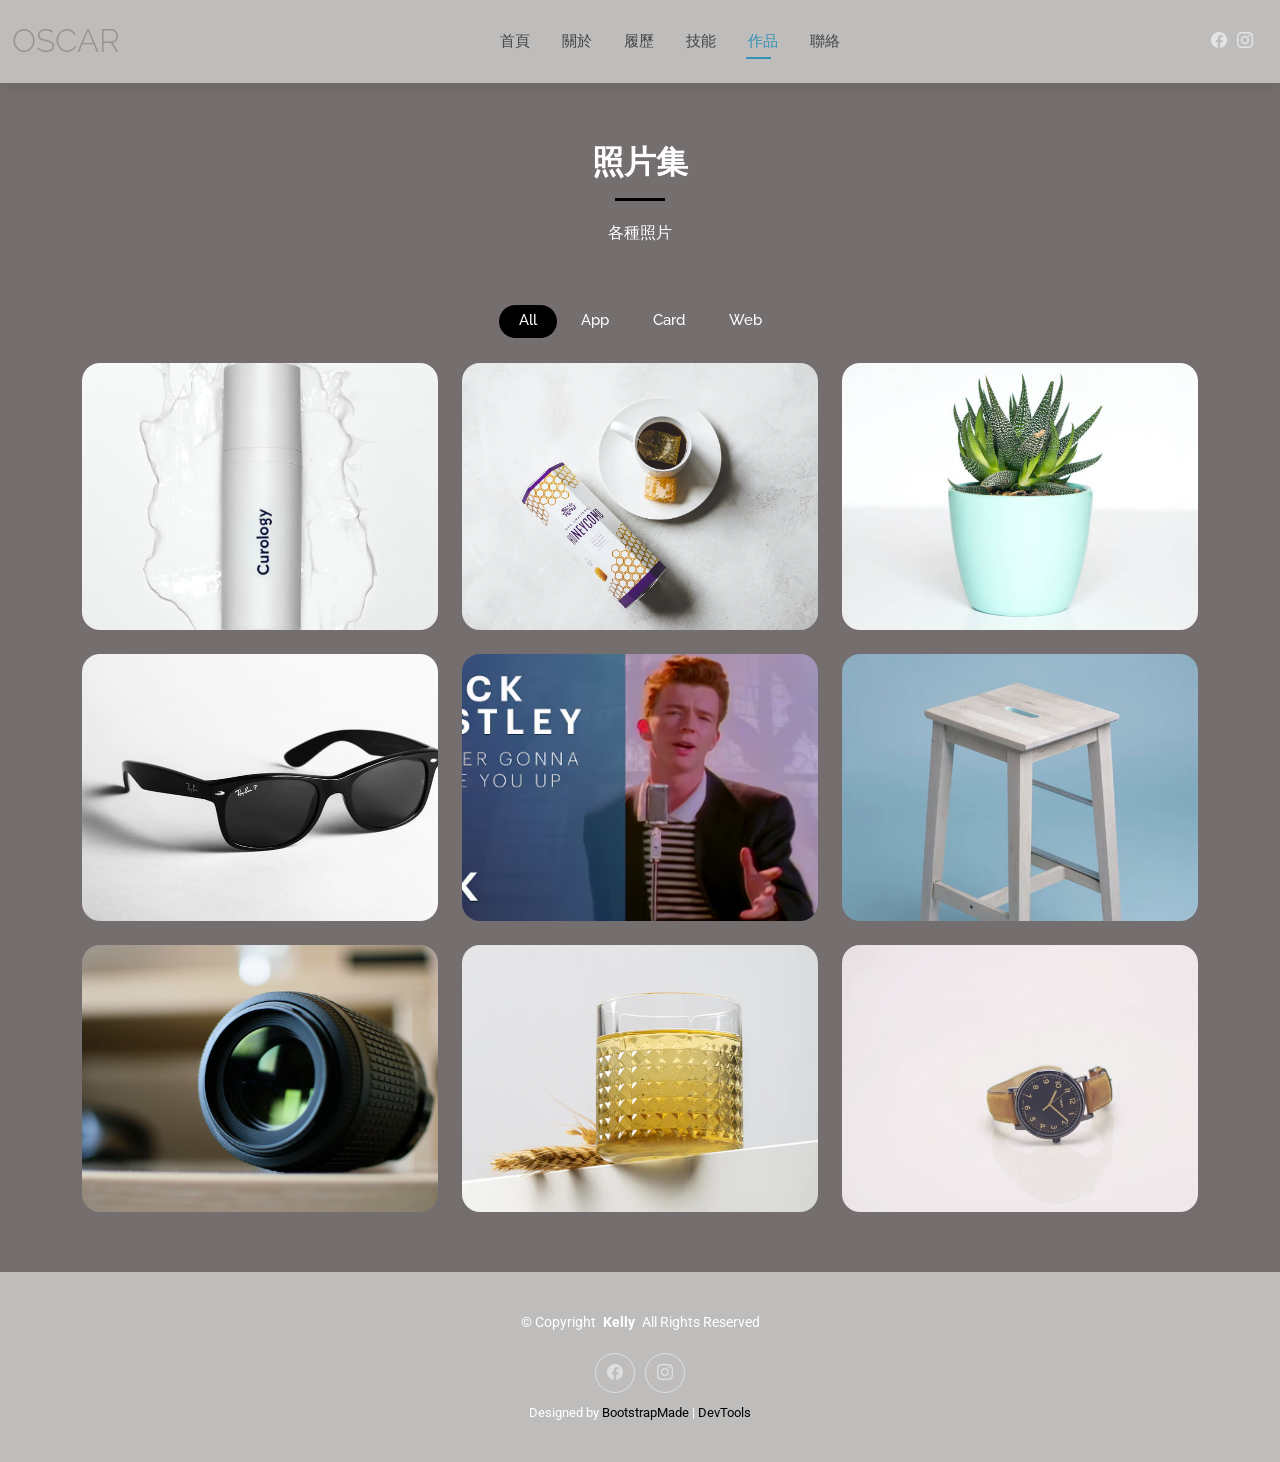
<file: portfolio.html>
<!DOCTYPE html>
<html lang="zh-TW">

<head>
  <meta charset="utf-8">
  <meta content="width=device-width, initial-scale=1.0" name="viewport">
  <title>乃元的網站</title>
  <meta name="description" content="中興練習用網站">
  <meta name="keywords" content="中興練習用網站">

  <!-- Favicons -->
  <link href="assets/img/favicon.png" rel="icon">
  <link href="assets/img/apple-touch-icon.png" rel="apple-touch-icon">

  <!-- Fonts -->
  <link href="https://fonts.googleapis.com" rel="preconnect">
  <link href="https://fonts.gstatic.com" rel="preconnect" crossorigin>
  <link href="https://fonts.googleapis.com/css2?family=Roboto:ital,wght@0,100;0,300;0,400;0,500;0,700;0,900;1,100;1,300;1,400;1,500;1,700;1,900&family=Poppins:ital,wght@0,100;0,200;0,300;0,400;0,500;0,600;0,700;0,800;0,900;1,100;1,200;1,300;1,400;1,500;1,600;1,700;1,800;1,900&family=Raleway:ital,wght@0,100;0,200;0,300;0,400;0,500;0,600;0,700;0,800;0,900;1,100;1,200;1,300;1,400;1,500;1,600;1,700;1,800;1,900&display=swap" rel="stylesheet">

  <!-- Vendor CSS Files -->
  <link href="assets/vendor/bootstrap/css/bootstrap.min.css" rel="stylesheet">
  <link href="assets/vendor/bootstrap-icons/bootstrap-icons.css" rel="stylesheet">
  <link href="assets/vendor/aos/aos.css" rel="stylesheet">
  <link href="assets/vendor/swiper/swiper-bundle.min.css" rel="stylesheet">
  <link href="assets/vendor/glightbox/css/glightbox.min.css" rel="stylesheet">

  <!-- Main CSS File -->
  <link href="assets/css/main.css" rel="stylesheet">

  <!-- =======================================================
  * Template Name: Kelly
  * Template URL: https://bootstrapmade.com/kelly-free-bootstrap-cv-resume-html-template/
  * Updated: Aug 07 2024 with Bootstrap v5.3.3
  * Author: BootstrapMade.com
  * License: https://bootstrapmade.com/license/
  ======================================================== -->
</head>

<body class="portfolio-page">

  <header id="header" class="header d-flex align-items-center light-background sticky-top">
    <div class="container-fluid position-relative d-flex align-items-center justify-content-between">

      <a href="index.html" class="logo d-flex align-items-center me-auto me-xl-0">
        <!-- Uncomment the line below if you also wish to use an image logo -->
        <!-- <img src="assets/img/logo.png" alt=""> -->
        <h1 class="sitename">Oscar</h1>
      </a>

      <nav id="navmenu" class="navmenu">
        <ul>
          <li><a href="index.html">首頁</a></li>
          <li><a href="about.html">關於</a></li>
          <li><a href="resume.html">履歷</a></li>
          <li><a href="services.html">技能</a></li>
          <li><a href="portfolio.html"class="active">作品</a></li>
          <li><a href="contact.html">聯絡</a></li>
        </ul>
        <i class="mobile-nav-toggle d-xl-none bi bi-list"></i>
      </nav>

      <div class="header-social-links">
        <a href="https://www.facebook.com/?locale=zh_TW" class="facebook" target="blank"><i class="bi bi-facebook"></i></a>
        <a href="https://www.instagram.com/" class="instagram" target="blank"><i class="bi bi-instagram"></i></a>
      </div>

    </div>
  </header>

  <main class="main">

    <!-- Portfolio Section -->
    <section id="portfolio" class="portfolio section">

      <!-- Section Title -->
      <div class="container section-title" data-aos="fade-up">
        <h2>照片集</h2>
        <p>各種照片</p>
      </div><!-- End Section Title -->

      <div class="container">

        <div class="isotope-layout" data-default-filter="*" data-layout="masonry" data-sort="original-order">

          <ul class="portfolio-filters isotope-filters" data-aos="fade-up" data-aos-delay="100">
            <li data-filter="*" class="filter-active">All</li>
            <li data-filter=".filter-app">App</li>
            <li data-filter=".filter-product">Card</li>
            <li data-filter=".filter-branding">Web</li>
          </ul><!-- End Portfolio Filters -->

          <div class="row gy-4 isotope-container" data-aos="fade-up" data-aos-delay="200">

            <div class="col-lg-4 col-md-6 portfolio-item isotope-item filter-app">
              <img src="assets/img/masonry-portfolio/masonry-portfolio-1.jpg" class="img-fluid" alt="">
              <div class="portfolio-info">
                <h4>一罐東西
                </h4>
                <p>1</p>
                <a href="assets/img/masonry-portfolio/masonry-portfolio-1.jpg" title="App 1" data-gallery="portfolio-gallery-app" class="glightbox preview-link"><i class="bi bi-zoom-in"></i></a>
                <a href="portfolio-details.html" title="More Details" class="details-link"><i class="bi bi-link-45deg"></i></a>
              </div>
            </div><!-- End Portfolio Item -->

            <div class="col-lg-4 col-md-6 portfolio-item isotope-item filter-product">
              <img src="assets/img/masonry-portfolio/masonry-portfolio-2.jpg" class="img-fluid" alt="">
              <div class="portfolio-info">
                <h4>茶+蜂蜜</h4>
                <p>2t</p>
                <a href="assets/img/masonry-portfolio/masonry-portfolio-2.jpg" title="Product 1" data-gallery="portfolio-gallery-product" class="glightbox preview-link"><i class="bi bi-zoom-in"></i></a>
                <a href="portfolio-details.html" title="More Details" class="details-link"><i class="bi bi-link-45deg"></i></a>
              </div>
            </div><!-- End Portfolio Item -->

            <div class="col-lg-4 col-md-6 portfolio-item isotope-item filter-branding">
              <img src="assets/img/masonry-portfolio/masonry-portfolio-3.jpg" class="img-fluid" alt="">
              <div class="portfolio-info">
                <h4>一盆植物</h4>
                <p>3</p>
                <a href="assets/img/masonry-portfolio/masonry-portfolio-3.jpg" title="Branding 1" data-gallery="portfolio-gallery-branding" class="glightbox preview-link"><i class="bi bi-zoom-in"></i></a>
                <a href="portfolio-details.html" title="More Details" class="details-link"><i class="bi bi-link-45deg"></i></a>
              </div>
            </div><!-- End Portfolio Item -->

            <div class="col-lg-4 col-md-6 portfolio-item isotope-item filter-app">
              <img src="assets/img/masonry-portfolio/masonry-portfolio-4.jpg" class="img-fluid" alt="">
              <div class="portfolio-info">
                <h4>眼鏡</h4>
                <p>4</p>
                <a href="assets/img/masonry-portfolio/masonry-portfolio-4.jpg" title="App 2" data-gallery="portfolio-gallery-app" class="glightbox preview-link"><i class="bi bi-zoom-in"></i></a>
                <a href="portfolio-details.html" title="More Details" class="details-link"><i class="bi bi-link-45deg"></i></a>
              </div>
            </div><!-- End Portfolio Item -->

            <div class="col-lg-4 col-md-6 portfolio-item isotope-item filter-product">
              <img src="assets/img/masonry-portfolio/masonry-portfolio-5.jpg" class="img-fluid" alt="">
              <div class="portfolio-info">
                <h4>Rick</h4>
                <p>5</p>
                <a href="assets/img/masonry-portfolio/masonry-portfolio-5.jpg" title="Product 2" data-gallery="portfolio-gallery-product" class="glightbox preview-link"><i class="bi bi-zoom-in"></i></a>
                <a href="portfolio-details.html" title="More Details" class="details-link"><i class="bi bi-link-45deg"></i></a>
              </div>
            </div><!-- End Portfolio Item -->

            <div class="col-lg-4 col-md-6 portfolio-item isotope-item filter-branding">
              <img src="assets/img/masonry-portfolio/masonry-portfolio-6.jpg" class="img-fluid" alt="">
              <div class="portfolio-info">
                <h4>椅子</h4>
                <p>6</p>
                <a href="assets/img/masonry-portfolio/masonry-portfolio-6.jpg" title="Branding 2" data-gallery="portfolio-gallery-branding" class="glightbox preview-link"><i class="bi bi-zoom-in"></i></a>
                <a href="portfolio-details.html" title="More Details" class="details-link"><i class="bi bi-link-45deg"></i></a>
              </div>
            </div><!-- End Portfolio Item -->

            <div class="col-lg-4 col-md-6 portfolio-item isotope-item filter-app">
              <img src="assets/img/masonry-portfolio/masonry-portfolio-7.jpg" class="img-fluid" alt="">
              <div class="portfolio-info">
                <h4>照相機</h4>
                <p>7</p>
                <a href="assets/img/masonry-portfolio/masonry-portfolio-7.jpg" title="App 3" data-gallery="portfolio-gallery-app" class="glightbox preview-link"><i class="bi bi-zoom-in"></i></a>
                <a href="portfolio-details.html" title="More Details" class="details-link"><i class="bi bi-link-45deg"></i></a>
              </div>
            </div><!-- End Portfolio Item -->

            <div class="col-lg-4 col-md-6 portfolio-item isotope-item filter-product">
              <img src="assets/img/masonry-portfolio/masonry-portfolio-8.jpg" class="img-fluid" alt="">
              <div class="portfolio-info">
                <h4>一杯茶</h4>
                <p>8</p>
                <a href="assets/img/masonry-portfolio/masonry-portfolio-8.jpg" title="Product 3" data-gallery="portfolio-gallery-product" class="glightbox preview-link"><i class="bi bi-zoom-in"></i></a>
                <a href="portfolio-details.html" title="More Details" class="details-link"><i class="bi bi-link-45deg"></i></a>
              </div>
            </div><!-- End Portfolio Item -->

            <div class="col-lg-4 col-md-6 portfolio-item isotope-item filter-branding">
              <img src="assets/img/masonry-portfolio/masonry-portfolio-9.jpg" class="img-fluid" alt="">
              <div class="portfolio-info">
                <h4>手錶</h4>
                <p>9</p>
                <a href="assets/img/masonry-portfolio/masonry-portfolio-9.jpg" title="Branding 2" data-gallery="portfolio-gallery-branding" class="glightbox preview-link"><i class="bi bi-zoom-in"></i></a>
                <a href="portfolio-details.html" title="More Details" class="details-link"><i class="bi bi-link-45deg"></i></a>
              </div>
            </div><!-- End Portfolio Item -->

          </div><!-- End Portfolio Container -->

        </div>

      </div>

    </section><!-- /Portfolio Section -->

  </main>

  <footer id="footer" class="footer light-background">

    <div class="container">
      <div class="copyright text-center ">
        <p>© <span>Copyright</span> <strong class="px-1 sitename">Kelly</strong> <span>All Rights Reserved<br></span></p>
      </div>
      <div class="social-links d-flex justify-content-center">
        <a href="https://www.facebook.com/?locale=zh_TW" target="blank"><i class="bi bi-facebook" target="blank"></i></i></a>
        <a href="https://www.instagram.com/" target="blank" ><i class="bi bi-instagram"></i></a>
      </div>
      <div class="credits">
        <!-- All the links in the footer should remain intact. -->
        <!-- You can delete the links only if you've purchased the pro version. -->
        <!-- Licensing information: https://bootstrapmade.com/license/ -->
        <!-- Purchase the pro version with working PHP/AJAX contact form: [buy-url] -->
        Designed by <a href="https://bootstrapmade.com/">BootstrapMade</a> | <a href="https://bootstrapmade.com/tools/">DevTools</a>
      </div>
    </div>

  </footer>

  <!-- Scroll Top -->
  <a href="#" id="scroll-top" class="scroll-top d-flex align-items-center justify-content-center"><i class="bi bi-arrow-up-short"></i></a>

  <!-- Preloader -->
  <div id="preloader"></div>

  <!-- Vendor JS Files -->
  <script src="assets/vendor/bootstrap/js/bootstrap.bundle.min.js"></script>
  <script src="assets/vendor/php-email-form/validate.js"></script>
  <script src="assets/vendor/aos/aos.js"></script>
  <script src="assets/vendor/waypoints/noframework.waypoints.js"></script>
  <script src="assets/vendor/purecounter/purecounter_vanilla.js"></script>
  <script src="assets/vendor/swiper/swiper-bundle.min.js"></script>
  <script src="assets/vendor/glightbox/js/glightbox.min.js"></script>
  <script src="assets/vendor/imagesloaded/imagesloaded.pkgd.min.js"></script>
  <script src="assets/vendor/isotope-layout/isotope.pkgd.min.js"></script>

  <!-- Main JS File -->
  <script src="assets/js/main.js"></script>

</body>

</html>
</file>
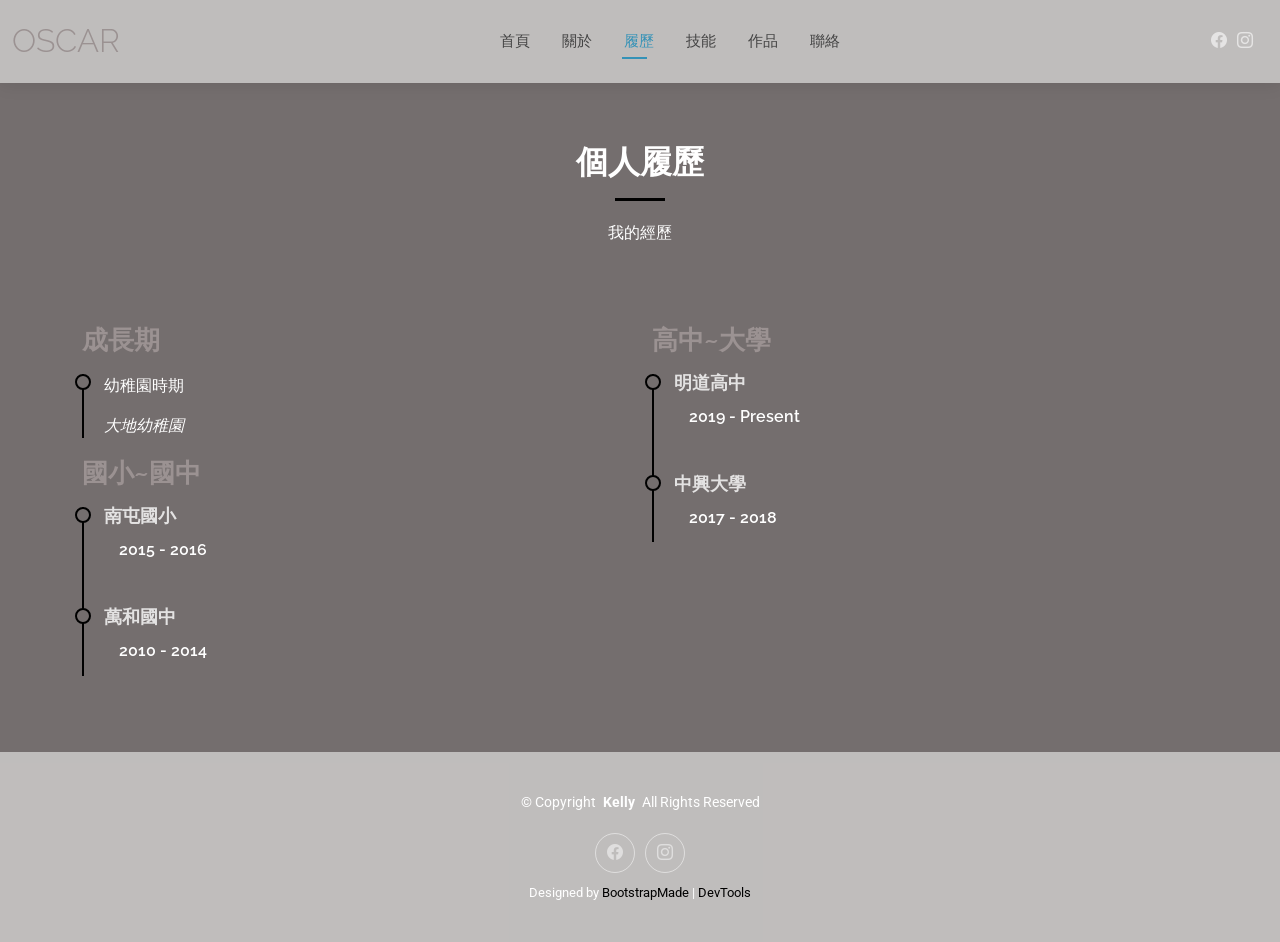
<file: resume.html>
<!DOCTYPE html>
<html lang="zh-TW">

<head>
  <meta charset="utf-8">
  <meta content="width=device-width, initial-scale=1.0" name="viewport">
  <title>乃元的網站</title>
  <meta name="description" content="中興練習用網站">
  <meta name="keywords" content="中興練習用網站">

  <!-- Favicons -->
  <link href="assets/img/favicon.png" rel="icon">
  <link href="assets/img/apple-touch-icon.png" rel="apple-touch-icon">

  <!-- Fonts -->
  <link href="https://fonts.googleapis.com" rel="preconnect">
  <link href="https://fonts.gstatic.com" rel="preconnect" crossorigin>
  <link href="https://fonts.googleapis.com/css2?family=Roboto:ital,wght@0,100;0,300;0,400;0,500;0,700;0,900;1,100;1,300;1,400;1,500;1,700;1,900&family=Poppins:ital,wght@0,100;0,200;0,300;0,400;0,500;0,600;0,700;0,800;0,900;1,100;1,200;1,300;1,400;1,500;1,600;1,700;1,800;1,900&family=Raleway:ital,wght@0,100;0,200;0,300;0,400;0,500;0,600;0,700;0,800;0,900;1,100;1,200;1,300;1,400;1,500;1,600;1,700;1,800;1,900&display=swap" rel="stylesheet">

  <!-- Vendor CSS Files -->
  <link href="assets/vendor/bootstrap/css/bootstrap.min.css" rel="stylesheet">
  <link href="assets/vendor/bootstrap-icons/bootstrap-icons.css" rel="stylesheet">
  <link href="assets/vendor/aos/aos.css" rel="stylesheet">
  <link href="assets/vendor/swiper/swiper-bundle.min.css" rel="stylesheet">
  <link href="assets/vendor/glightbox/css/glightbox.min.css" rel="stylesheet">

  <!-- Main CSS File -->
  <link href="assets/css/main.css" rel="stylesheet">

  <!-- =======================================================
  * Template Name: Kelly
  * Template URL: https://bootstrapmade.com/kelly-free-bootstrap-cv-resume-html-template/
  * Updated: Aug 07 2024 with Bootstrap v5.3.3
  * Author: BootstrapMade.com
  * License: https://bootstrapmade.com/license/
  ======================================================== -->
</head>

<body class="resume-page">

  <header id="header" class="header d-flex align-items-center light-background sticky-top">
    <div class="container-fluid position-relative d-flex align-items-center justify-content-between">

      <a href="index.html" class="logo d-flex align-items-center me-auto me-xl-0">
        <!-- Uncomment the line below if you also wish to use an image logo -->
        <!-- <img src="assets/img/logo.png" alt=""> -->
        <h1 class="sitename">Oscar</h1>
      </a>

      <nav id="navmenu" class="navmenu">
        <ul>
          <li><a href="index.html" >首頁</a></li>
          <li><a href="about.html" >關於</a></li>
          <li><a href="resume.html"class="active">履歷</a></li>
          <li><a href="services.html">技能</a></li>
          <li><a href="portfolio.html">作品</a></li>
          <li><a href="contact.html">聯絡</a></li>
        </ul>
        <i class="mobile-nav-toggle d-xl-none bi bi-list"></i>
      </nav>

      <div class="header-social-links">
        <a href="https://www.facebook.com/?locale=zh_TW" class="facebook" target="blank"><i class="bi bi-facebook"></i></a>
        <a href="https://www.instagram.com/" class="instagram" target="blank"><i class="bi bi-instagram"></i></a>
      </div>

    </div>
  </header>

  <main class="main">

    <!-- Resume Section -->
    <section id="resume" class="resume section">

      <!-- Section Title -->
      <div class="container section-title" data-aos="fade-up">
        <h2>個人履歷</h2>
        <p>我的經歷</p>
      </div><!-- End Section Title -->

      <div class="container">

        <div class="row">

          <div class="col-lg-6" data-aos="fade-up" data-aos-delay="100">
            <h3 class="resume-title">成長期</h3>

            <div class="resume-item pb-0">
              <p>幼稚園時期</p>
              <p><em>大地幼稚園</em></p>
              <ul>
                
              </ul>
            </div><!-- Edn Resume Item -->

            <h3 class="resume-title">國小~國中</h3>
            <div class="resume-item">
              <h4>南屯國小</h4>
              <h5>2015 - 2016</h5>
              <p><em></em></p>
              <p></p>
            </div><!-- Edn Resume Item -->

            <div class="resume-item">
              <h4>萬和國中</h4>
              <h5>2010 - 2014</h5>
              <p><em></em></p>
              <p></p>
            </div><!-- Edn Resume Item -->

          </div>

          <div class="col-lg-6" data-aos="fade-up" data-aos-delay="200">
            <h3 class="resume-title">高中~大學</h3>
            <div class="resume-item">
              <h4>明道高中</h4>
              <h5>2019 - Present</h5>
              <p><em></em></p>
              <ul>
              
              </ul>
            </div><!-- Edn Resume Item -->

            <div class="resume-item">
              <h4>中興大學</h4>
              <h5>2017 - 2018</h5>
              <p><em></em></p>
              <ul>
               
              </ul>
            </div><!-- Edn Resume Item -->

          </div>

        </div>

      </div>

    </section><!-- /Resume Section -->

  </main>

  <footer id="footer" class="footer light-background">

    <div class="container">
      <div class="copyright text-center ">
        <p>© <span>Copyright</span> <strong class="px-1 sitename">Kelly</strong> <span>All Rights Reserved<br></span></p>
      </div>
      <div class="social-links d-flex justify-content-center">
        <a href="https://www.facebook.com/?locale=zh_TW" target="blank"><i class="bi bi-facebook" target="blank"></i></i></a>
        <a href="https://www.instagram.com/" target="blank"><i class="bi bi-instagram"></i></a>
      </div>
      <div class="credits">
        <!-- All the links in the footer should remain intact. -->
        <!-- You can delete the links only if you've purchased the pro version. -->
        <!-- Licensing information: https://bootstrapmade.com/license/ -->
        <!-- Purchase the pro version with working PHP/AJAX contact form: [buy-url] -->
        Designed by <a href="https://bootstrapmade.com/">BootstrapMade</a> | <a href="https://bootstrapmade.com/tools/">DevTools</a>
      </div>
    </div>

  </footer>

  <!-- Scroll Top -->
  <a href="#" id="scroll-top" class="scroll-top d-flex align-items-center justify-content-center"><i class="bi bi-arrow-up-short"></i></a>

  <!-- Preloader -->
  <div id="preloader"></div>

  <!-- Vendor JS Files -->
  <script src="assets/vendor/bootstrap/js/bootstrap.bundle.min.js"></script>
  <script src="assets/vendor/php-email-form/validate.js"></script>
  <script src="assets/vendor/aos/aos.js"></script>
  <script src="assets/vendor/waypoints/noframework.waypoints.js"></script>
  <script src="assets/vendor/purecounter/purecounter_vanilla.js"></script>
  <script src="assets/vendor/swiper/swiper-bundle.min.js"></script>
  <script src="assets/vendor/glightbox/js/glightbox.min.js"></script>
  <script src="assets/vendor/imagesloaded/imagesloaded.pkgd.min.js"></script>
  <script src="assets/vendor/isotope-layout/isotope.pkgd.min.js"></script>

  <!-- Main JS File -->
  <script src="assets/js/main.js"></script>

</body>

</html>
</file>
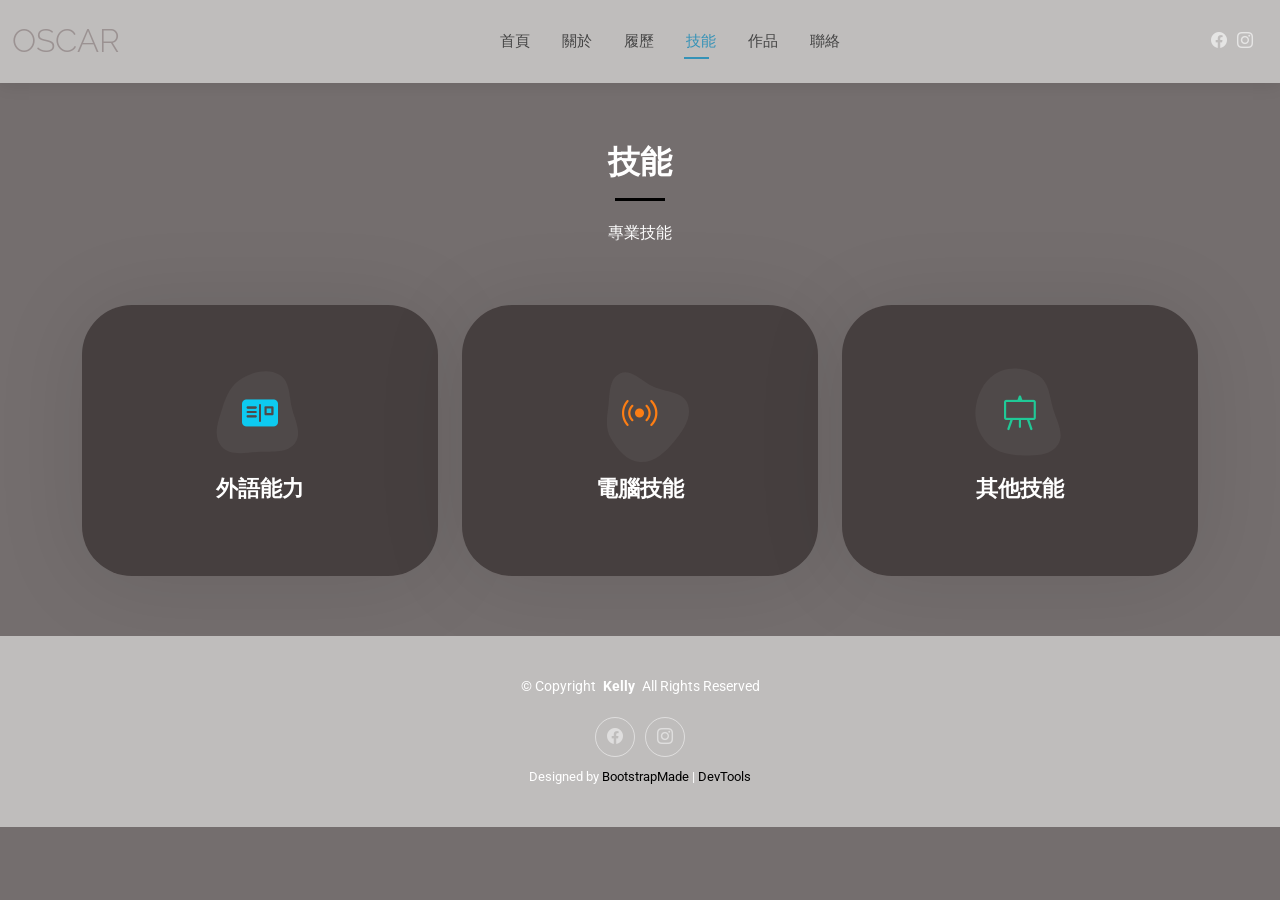
<file: services.html>
<!DOCTYPE html>
<html lang="zh-TW">

<head>
  <meta charset="utf-8">
  <meta content="width=device-width, initial-scale=1.0" name="viewport">
  <title>乃元的網站</title>
  <meta name="description" content="中興練習用網站">
  <meta name="keywords" content="中興練習用網站">

  <!-- Favicons -->
  <link href="assets/img/favicon.png" rel="icon">
  <link href="assets/img/apple-touch-icon.png" rel="apple-touch-icon">

  <!-- Fonts -->
  <link href="https://fonts.googleapis.com" rel="preconnect">
  <link href="https://fonts.gstatic.com" rel="preconnect" crossorigin>
  <link href="https://fonts.googleapis.com/css2?family=Roboto:ital,wght@0,100;0,300;0,400;0,500;0,700;0,900;1,100;1,300;1,400;1,500;1,700;1,900&family=Poppins:ital,wght@0,100;0,200;0,300;0,400;0,500;0,600;0,700;0,800;0,900;1,100;1,200;1,300;1,400;1,500;1,600;1,700;1,800;1,900&family=Raleway:ital,wght@0,100;0,200;0,300;0,400;0,500;0,600;0,700;0,800;0,900;1,100;1,200;1,300;1,400;1,500;1,600;1,700;1,800;1,900&display=swap" rel="stylesheet">

  <!-- Vendor CSS Files -->
  <link href="assets/vendor/bootstrap/css/bootstrap.min.css" rel="stylesheet">
  <link href="assets/vendor/bootstrap-icons/bootstrap-icons.css" rel="stylesheet">
  <link href="assets/vendor/aos/aos.css" rel="stylesheet">
  <link href="assets/vendor/swiper/swiper-bundle.min.css" rel="stylesheet">
  <link href="assets/vendor/glightbox/css/glightbox.min.css" rel="stylesheet">

  <!-- Main CSS File -->
  <link href="assets/css/main.css" rel="stylesheet">

  <!-- =======================================================
  * Template Name: Kelly
  * Template URL: https://bootstrapmade.com/kelly-free-bootstrap-cv-resume-html-template/
  * Updated: Aug 07 2024 with Bootstrap v5.3.3
  * Author: BootstrapMade.com
  * License: https://bootstrapmade.com/license/
  ======================================================== -->
</head>

<body class="services-page">

  <header id="header" class="header d-flex align-items-center light-background sticky-top">
    <div class="container-fluid position-relative d-flex align-items-center justify-content-between">

      <a href="index.html" class="logo d-flex align-items-center me-auto me-xl-0">
        <!-- Uncomment the line below if you also wish to use an image logo -->
        <!-- <img src="assets/img/logo.png" alt=""> -->
        <h1 class="sitename">Oscar</h1>
      </a>

      <nav id="navmenu" class="navmenu">
        <ul>
          <li><a href="index.html" >首頁</a></li>
          <li><a href="about.html">關於</a></li>
          <li><a href="resume.html">履歷</a></li>
          <li><a href="services.html"class="active">技能</a></li>
          <li><a href="portfolio.html">作品</a></li>
          <li><a href="contact.html">聯絡</a></li>
        </ul>
        <i class="mobile-nav-toggle d-xl-none bi bi-list"></i>
      </nav>

      <div class="header-social-links">
        <a href="https://www.facebook.com/?locale=zh_TW" class="facebook" target="blank"><i class="bi bi-facebook"></i></a>
        <a href="https://www.instagram.com/" class="instagram" target="blank"><i class="bi bi-instagram"></i></a>
      </div>

    </div>
  </header>

  <main class="main">

    <!-- Services Section -->
    <section id="services" class="services section">

      <!-- Section Title -->
      <div class="container section-title" data-aos="fade-up">
        <h2>技能</h2>
        <p>專業技能</p>
      </div><!-- End Section Title -->

      <div class="container">

        <div class="row gy-4">

          <div class="col-lg-4 col-md-6" data-aos="fade-up" data-aos-delay="100">
            <div class="service-item item-cyan position-relative">
              <div class="icon">
                <svg width="100" height="100" viewBox="0 0 600 600" xmlns="http://www.w3.org/2000/svg">
                  <path stroke="none" stroke-width="0" fill="#f5f5f5" d="M300,521.0016835830174C376.1290562159157,517.8887921683347,466.0731472004068,529.7835943286574,510.70327084640275,468.03025145048787C554.3714126377745,407.6079735673963,508.03601936045806,328.9844924480964,491.2728898941984,256.3432110539036C474.5976632858925,184.082847569629,479.9380746630129,96.60480741107993,416.23090153303,58.64404602377083C348.86323505073057,18.502131276798302,261.93793281208167,40.57373210992963,193.5410806939664,78.93577620505333C130.42746243093433,114.334589627462,98.30271207620316,179.96522072025542,76.75703585869454,249.04625023123273C51.97151888228291,328.5150500222984,13.704378332031375,421.85034740162234,66.52175969318436,486.19268352777647C119.04800174914682,550.1803526380478,217.28368757567262,524.383925680826,300,521.0016835830174"></path>
                </svg>
                <i class="bi bi-postcard-fill"></i>
              </div>
              <a href="#" class="stretched-link">
                <h3>外語能力</h3>
              </a>
              <p></p>
            </div>
          </div><!-- End Service Item -->

          <div class="col-lg-4 col-md-6" data-aos="fade-up" data-aos-delay="200">
            <div class="service-item item-orange position-relative">
              <div class="icon">
                <svg width="100" height="100" viewBox="0 0 600 600" xmlns="http://www.w3.org/2000/svg">
                  <path stroke="none" stroke-width="0" fill="#f5f5f5" d="M300,582.0697525312426C382.5290701553225,586.8405444964366,449.9789794690241,525.3245884688669,502.5850820975895,461.55621195738473C556.606425686781,396.0723002908107,615.8543463187945,314.28637112970534,586.6730223649479,234.56875336149918C558.9533121215079,158.8439757836574,454.9685369536778,164.00468322053177,381.49747125262974,130.76875717737553C312.15926192815925,99.40240125094834,248.97055460311594,18.661163978235184,179.8680185752513,50.54337015887873C110.5421016452524,82.52863877960104,119.82277516462835,180.83849132639028,109.12597500060166,256.43424936330496C100.08760227029461,320.3096726198365,92.17705696193138,384.0621239912766,124.79988738764834,439.7174275375508C164.83382741302287,508.01625554203684,220.96474134820875,577.5009287672846,300,582.0697525312426"></path>
                </svg>
                <i class="bi bi-broadcast"></i>
              </div>
              <a href="#" class="stretched-link">
                <h3>電腦技能</h3>
              </a>
              <p></p>
            </div>
          </div><!-- End Service Item -->

          <div class="col-lg-4 col-md-6" data-aos="fade-up" data-aos-delay="300">
            <div class="service-item item-teal position-relative">
              <div class="icon">
                <svg width="100" height="100" viewBox="0 0 600 600" xmlns="http://www.w3.org/2000/svg">
                  <path stroke="none" stroke-width="0" fill="#f5f5f5" d="M300,541.5067337569781C382.14930387511276,545.0595476570109,479.8736841581634,548.3450877840088,526.4010558755058,480.5488172755941C571.5218469581645,414.80211281144784,517.5187510058486,332.0715597781072,496.52539010469104,255.14436215662573C477.37192572678356,184.95920475031193,473.57363656557914,105.61284051026155,413.0603344069578,65.22779650032875C343.27470386102294,18.654635553484475,251.2091493199835,5.337323636656869,175.0934190732945,40.62881213300186C97.87086631185822,76.43348514350839,51.98124368387456,156.15599469081315,36.44837278890362,239.84606092416172C21.716077023791087,319.22268207091537,43.775223500013084,401.1760424656574,96.891909868211,461.97329694683043C147.22146801428983,519.5804099606455,223.5754009179313,538.201503339737,300,541.5067337569781"></path>
                </svg>
                <i class="bi bi-easel"></i>
              </div>
              <a href="#" class="stretched-link">
                <h3>其他技能</h3>
              </a>
              <p></p>
            </div>
          </div><!-- End Service Item -->

        </div>

      </div>

    </section><!-- /Services Section -->

  </main>

  <footer id="footer" class="footer light-background">

    <div class="container">
      <div class="copyright text-center ">
        <p>© <span>Copyright</span> <strong class="px-1 sitename">Kelly</strong> <span>All Rights Reserved<br></span></p>
      </div>
      <div class="social-links d-flex justify-content-center">
        <a href="https://www.facebook.com/?locale=zh_TW" target="blank" ><i class="bi bi-facebook" target="blank"></i></i></a>
        <a href="https://www.instagram.com/" target="blank"><i class="bi bi-instagram"></i></a>
      </div>
      <div class="credits">
        <!-- All the links in the footer should remain intact. -->
        <!-- You can delete the links only if you've purchased the pro version. -->
        <!-- Licensing information: https://bootstrapmade.com/license/ -->
        <!-- Purchase the pro version with working PHP/AJAX contact form: [buy-url] -->
        Designed by <a href="https://bootstrapmade.com/">BootstrapMade</a> | <a href="https://bootstrapmade.com/tools/">DevTools</a>
      </div>
    </div>

  </footer>

  <!-- Scroll Top -->
  <a href="#" id="scroll-top" class="scroll-top d-flex align-items-center justify-content-center"><i class="bi bi-arrow-up-short"></i></a>

  <!-- Preloader -->
  <div id="preloader"></div>

  <!-- Vendor JS Files -->
  <script src="assets/vendor/bootstrap/js/bootstrap.bundle.min.js"></script>
  <script src="assets/vendor/php-email-form/validate.js"></script>
  <script src="assets/vendor/aos/aos.js"></script>
  <script src="assets/vendor/waypoints/noframework.waypoints.js"></script>
  <script src="assets/vendor/purecounter/purecounter_vanilla.js"></script>
  <script src="assets/vendor/swiper/swiper-bundle.min.js"></script>
  <script src="assets/vendor/glightbox/js/glightbox.min.js"></script>
  <script src="assets/vendor/imagesloaded/imagesloaded.pkgd.min.js"></script>
  <script src="assets/vendor/isotope-layout/isotope.pkgd.min.js"></script>

  <!-- Main JS File -->
  <script src="assets/js/main.js"></script>

</body>

</html>
</file>
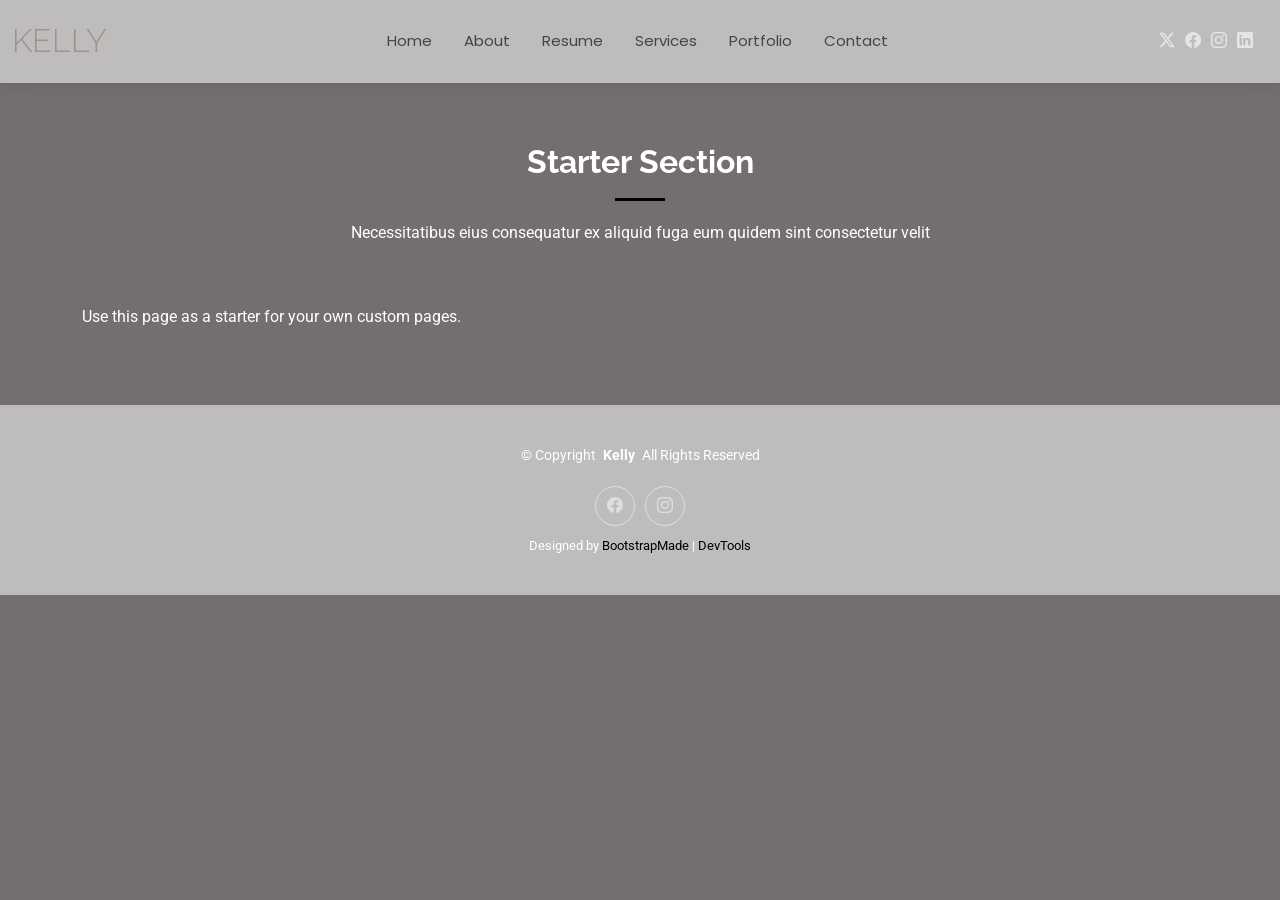
<file: starter-page.html>
<!DOCTYPE html>
<html lang="zh-TW">

<head>
  <meta charset="utf-8">
  <meta content="width=device-width, initial-scale=1.0" name="viewport">
  <title>乃元的網站</title>
  <meta name="description" content="練習用網站">
  <meta name="keywords" content="練習用網站">

  <!-- Favicons -->
  <link href="assets/img/favicon.png" rel="icon">
  <link href="assets/img/apple-touch-icon.png" rel="apple-touch-icon">

  <!-- Fonts -->
  <link href="https://fonts.googleapis.com" rel="preconnect">
  <link href="https://fonts.gstatic.com" rel="preconnect" crossorigin>
  <link href="https://fonts.googleapis.com/css2?family=Roboto:ital,wght@0,100;0,300;0,400;0,500;0,700;0,900;1,100;1,300;1,400;1,500;1,700;1,900&family=Poppins:ital,wght@0,100;0,200;0,300;0,400;0,500;0,600;0,700;0,800;0,900;1,100;1,200;1,300;1,400;1,500;1,600;1,700;1,800;1,900&family=Raleway:ital,wght@0,100;0,200;0,300;0,400;0,500;0,600;0,700;0,800;0,900;1,100;1,200;1,300;1,400;1,500;1,600;1,700;1,800;1,900&display=swap" rel="stylesheet">

  <!-- Vendor CSS Files -->
  <link href="assets/vendor/bootstrap/css/bootstrap.min.css" rel="stylesheet">
  <link href="assets/vendor/bootstrap-icons/bootstrap-icons.css" rel="stylesheet">
  <link href="assets/vendor/aos/aos.css" rel="stylesheet">
  <link href="assets/vendor/swiper/swiper-bundle.min.css" rel="stylesheet">
  <link href="assets/vendor/glightbox/css/glightbox.min.css" rel="stylesheet">

  <!-- Main CSS File -->
  <link href="assets/css/main.css" rel="stylesheet">

  <!-- =======================================================
  * Template Name: Kelly
  * Template URL: https://bootstrapmade.com/kelly-free-bootstrap-cv-resume-html-template/
  * Updated: Aug 07 2024 with Bootstrap v5.3.3
  * Author: BootstrapMade.com
  * License: https://bootstrapmade.com/license/
  ======================================================== -->
</head>

<body class="starter-page-page">

  <header id="header" class="header d-flex align-items-center light-background sticky-top">
    <div class="container-fluid position-relative d-flex align-items-center justify-content-between">

      <a href="index.html" class="logo d-flex align-items-center me-auto me-xl-0">
        <!-- Uncomment the line below if you also wish to use an image logo -->
        <!-- <img src="assets/img/logo.png" alt=""> -->
        <h1 class="sitename">Kelly</h1>
      </a>

      <nav id="navmenu" class="navmenu">
        <ul>
          <li><a href="index.html">Home</a></li>
          <li><a href="about.html">About</a></li>
          <li><a href="resume.html">Resume</a></li>
          <li><a href="services.html">Services</a></li>
          <li><a href="portfolio.html">Portfolio</a></li>
          <li><a href="contact.html">Contact</a></li>
        </ul>
        <i class="mobile-nav-toggle d-xl-none bi bi-list"></i>
      </nav>

      <div class="header-social-links">
        <a href="#" class="twitter"><i class="bi bi-twitter-x"></i></a>
        <a href="#" class="facebook"><i class="bi bi-facebook"></i></a>
        <a href="#" class="instagram"><i class="bi bi-instagram"></i></a>
        <a href="#" class="linkedin"><i class="bi bi-linkedin"></i></a>
      </div>

    </div>
  </header>

  <main class="main">

    <!-- Starter Section Section -->
    <section id="starter-section" class="starter-section section">

      <!-- Section Title -->
      <div class="container section-title" data-aos="fade-up">
        <h2>Starter Section</h2>
        <p>Necessitatibus eius consequatur ex aliquid fuga eum quidem sint consectetur velit</p>
      </div><!-- End Section Title -->

      <div class="container" data-aos="fade-up">
        <p>Use this page as a starter for your own custom pages.</p>
      </div>

    </section><!-- /Starter Section Section -->

  </main>

  <footer id="footer" class="footer light-background">

    <div class="container">
      <div class="copyright text-center ">
        <p>© <span>Copyright</span> <strong class="px-1 sitename">Kelly</strong> <span>All Rights Reserved<br></span></p>
      </div>
      <div class="social-links d-flex justify-content-center">
        <a href="https://www.facebook.com/?locale=zh_TW" target="blank"><i class="bi bi-facebook" target="blank"></i></i></a>
        <a href="https://www.instagram.com/" target="blank"><i class="bi bi-instagram"></i></a>
      </div>
      <div class="credits">
        <!-- All the links in the footer should remain intact. -->
        <!-- You can delete the links only if you've purchased the pro version. -->
        <!-- Licensing information: https://bootstrapmade.com/license/ -->
        <!-- Purchase the pro version with working PHP/AJAX contact form: [buy-url] -->
        Designed by <a href="https://bootstrapmade.com/">BootstrapMade</a> | <a href="https://bootstrapmade.com/tools/">DevTools</a>
      </div>
    </div>

  </footer>

  <!-- Scroll Top -->
  <a href="#" id="scroll-top" class="scroll-top d-flex align-items-center justify-content-center"><i class="bi bi-arrow-up-short"></i></a>

  <!-- Preloader -->
  <div id="preloader"></div>

  <!-- Vendor JS Files -->
  <script src="assets/vendor/bootstrap/js/bootstrap.bundle.min.js"></script>
  <script src="assets/vendor/php-email-form/validate.js"></script>
  <script src="assets/vendor/aos/aos.js"></script>
  <script src="assets/vendor/waypoints/noframework.waypoints.js"></script>
  <script src="assets/vendor/purecounter/purecounter_vanilla.js"></script>
  <script src="assets/vendor/swiper/swiper-bundle.min.js"></script>
  <script src="assets/vendor/glightbox/js/glightbox.min.js"></script>
  <script src="assets/vendor/imagesloaded/imagesloaded.pkgd.min.js"></script>
  <script src="assets/vendor/isotope-layout/isotope.pkgd.min.js"></script>

  <!-- Main JS File -->
  <script src="assets/js/main.js"></script>

</body>

</html>
</file>
<file: assets/css/main.css>
/**
* Template Name: Kelly
* Template URL: https://bootstrapmade.com/kelly-free-bootstrap-cv-resume-html-template/
* Updated: Aug 07 2024 with Bootstrap v5.3.3
* Author: BootstrapMade.com
* License: https://bootstrapmade.com/license/
*/

/*--------------------------------------------------------------
# Font & Color Variables
# Help: https://bootstrapmade.com/color-system/
--------------------------------------------------------------*/
/* Fonts */
:root {
  --default-font: "Roboto",  system-ui, -apple-system, "Segoe UI", Roboto, "Helvetica Neue", Arial, "Noto Sans", "Liberation Sans", sans-serif, "Apple Color Emoji", "Segoe UI Emoji", "Segoe UI Symbol", "Noto Color Emoji";
  --heading-font: "Raleway",  sans-serif;
  --nav-font: "Poppins",  sans-serif;
}

/* Global Colors - The following color variables are used throughout the website. Updating them here will change the color scheme of the entire website */
:root { 
  --background-color: #746e6e; /* Background color for the entire website, including individual sections */
  --default-color: #ffffff; /* Default color used for the majority of the text content across the entire website */
  --heading-color: #9b9292; /* Color for headings, subheadings and title throughout the website */
  --accent-color: #000000; /* Accent color that represents your brand on the website. It's used for buttons, links, and other elements that need to stand out */
  --surface-color: #463f3f; /* The surface color is used as a background of boxed elements within sections, such as cards, icon boxes, or other elements that require a visual separation from the global background. */
  --contrast-color: #ffffff; /* Contrast color for text, ensuring readability against backgrounds of accent, heading, or default colors. */
}

/* Nav Menu Colors - The following color variables are used specifically for the navigation menu. They are separate from the global colors to allow for more customization options */
:root {
  --nav-color: #444444;  /* The default color of the main navmenu links */
  --nav-hover-color: #3492b7; /* Applied to main navmenu links when they are hovered over or active */
  --nav-mobile-background-color: #ffffff; /* Used as the background color for mobile navigation menu */
  --nav-dropdown-background-color: #ffffff; /* Used as the background color for dropdown items that appear when hovering over primary navigation items */
  --nav-dropdown-color: #444444; /* Used for navigation links of the dropdown items in the navigation menu. */
  --nav-dropdown-hover-color: #3492b7; /* Similar to --nav-hover-color, this color is applied to dropdown navigation links when they are hovered over. */
}

/* Color Presets - These classes override global colors when applied to any section or element, providing reuse of the sam color scheme. */

.light-background {
  --background-color: #e9e8e6a6;
  --surface-color: #533838;
}

.dark-background {
  --background-color: #060606;
  --default-color: #ffffff;
  --heading-color: #ffffff;
  --surface-color: #252525;
  --contrast-color: #ffffff;
}

/* Smooth scroll */
:root {
  scroll-behavior: smooth;
}

/*--------------------------------------------------------------
# General Styling & Shared Classes
--------------------------------------------------------------*/
body {
  color: var(--default-color);
  background-color: var(--background-color);
  font-family: var(--default-font);
}

a {
  color: var(--accent-color);
  text-decoration: none;
  transition: 0.3s;
}

a:hover {
  color: color-mix(in srgb, var(--accent-color), transparent 25%);
  text-decoration: none;
}

h1,
h2,
h3,
h4,
h5,
h6 {
  color: #fff;
  font-family: var(--heading-font);
}

/* PHP Email Form Messages
------------------------------*/
.php-email-form .error-message {
  display: none !important;
}

.php-email-form .sent-message {
  display: none;
  color: var(--default-color);
  background: var(--surface-color);
  border: 1px solid color-mix(in srgb, var(--default-color), transparent 80%);
  text-align: center;
  padding: 15px;
  margin-bottom: 24px;
  font-weight: 600;
}

.php-email-form .loading {
  display: none;
  background: var(--surface-color);
  text-align: center;
  padding: 15px;
  margin-bottom: 24px;
}

.php-email-form .loading:before {
  content: "";
  display: inline-block;
  border-radius: 50%;
  width: 24px;
  height: 24px;
  margin: 0 10px -6px 0;
  border: 3px solid var(--accent-color);
  border-top-color: var(--surface-color);
  animation: php-email-form-loading 1s linear infinite;
}

@keyframes php-email-form-loading {
  0% {
    transform: rotate(0deg);
  }

  100% {
    transform: rotate(360deg);
  }
}

/*--------------------------------------------------------------
# Global Header
--------------------------------------------------------------*/
.header {
  color: var(--default-color);
  background-color: var(--background-color);
  padding: 15px 0;
  transition: all 0.5s;
  z-index: 997;
  box-shadow: 0px 0 18px rgba(0, 0, 0, 0.1);
}

.header .logo {
  line-height: 1;
}

.header .logo img {
  max-height: 36px;
  margin-right: 8px;
}

.header .logo h1 {
  font-size: 32px;
  margin: 0;
  font-weight: 300;
  text-transform: uppercase;
  color: var(--heading-color);
}

.header .header-social-links {
  padding-right: 15px;
}

.header .header-social-links a {
  color: color-mix(in srgb, var(--default-color), transparent 40%);
  padding-left: 6px;
  display: inline-block;
  transition: 0.3s;
  font-size: 16px;
}

.header .header-social-links a:hover {
  color: var(--accent-color);
}

.header .header-social-links a i {
  line-height: 0px;
}

@media (max-width: 1200px) {
  .header .logo {
    order: 1;
  }

  .header .header-social-links {
    order: 2;
  }

  .header .navmenu {
    order: 3;
  }
}

/*--------------------------------------------------------------
# Navigation Menu
--------------------------------------------------------------*/
/* Desktop Navigation */
@media (min-width: 1200px) {
  .navmenu {
    padding: 0;
  }

  .navmenu ul {
    margin: 0;
    padding: 0;
    display: flex;
    list-style: none;
    align-items: center;
  }

  .navmenu li {
    position: relative;
  }

  .navmenu>ul>li {
    white-space: nowrap;
    padding: 15px 14px;
  }

  .navmenu>ul>li:last-child {
    padding-right: 0;
  }

  .navmenu a,
  .navmenu a:focus {
    color: var(--nav-color);
    font-size: 15px;
    padding: 0 2px;
    font-family: var(--nav-font);
    font-weight: 400;
    display: flex;
    align-items: center;
    justify-content: space-between;
    white-space: nowrap;
    transition: 0.3s;
    position: relative;
  }

  .navmenu a i,
  .navmenu a:focus i {
    font-size: 12px;
    line-height: 0;
    margin-left: 5px;
    transition: 0.3s;
  }

  .navmenu>ul>li>a:before {
    content: "";
    position: absolute;
    height: 2px;
    bottom: -6px;
    left: 0;
    background-color: var(--nav-hover-color);
    visibility: hidden;
    width: 0px;
    transition: all 0.3s ease-in-out 0s;
  }

  .navmenu a:hover:before,
  .navmenu li:hover>a:before,
  .navmenu .active:before {
    visibility: visible;
    width: 25px;
  }

  .navmenu li:hover>a,
  .navmenu .active,
  .navmenu .active:focus {
    color: var(--nav-hover-color);
  }

  .navmenu .dropdown ul {
    margin: 0;
    padding: 10px 0;
    background: var(--nav-dropdown-background-color);
    display: block;
    position: absolute;
    visibility: hidden;
    left: 14px;
    top: 130%;
    opacity: 0;
    transition: 0.3s;
    border-radius: 4px;
    z-index: 99;
    box-shadow: 0px 0px 30px rgba(0, 0, 0, 0.1);
  }

  .navmenu .dropdown ul li {
    min-width: 200px;
  }

  .navmenu .dropdown ul a {
    padding: 10px 20px;
    font-size: 15px;
    text-transform: none;
    color: var(--nav-dropdown-color);
  }

  .navmenu .dropdown ul a i {
    font-size: 12px;
  }

  .navmenu .dropdown ul a:hover,
  .navmenu .dropdown ul .active:hover,
  .navmenu .dropdown ul li:hover>a {
    color: var(--nav-dropdown-hover-color);
  }

  .navmenu .dropdown:hover>ul {
    opacity: 1;
    top: 100%;
    visibility: visible;
  }

  .navmenu .dropdown .dropdown ul {
    top: 0;
    left: -90%;
    visibility: hidden;
  }

  .navmenu .dropdown .dropdown:hover>ul {
    opacity: 1;
    top: 0;
    left: -100%;
    visibility: visible;
  }
}

/* Mobile Navigation */
@media (max-width: 1199px) {
  .mobile-nav-toggle {
    color: var(--nav-color);
    font-size: 28px;
    line-height: 0;
    margin-right: 10px;
    cursor: pointer;
    transition: color 0.3s;
  }

  .navmenu {
    padding: 0;
    z-index: 9997;
  }

  .navmenu ul {
    display: none;
    list-style: none;
    position: absolute;
    inset: 60px 20px 20px 20px;
    padding: 10px 0;
    margin: 0;
    border-radius: 6px;
    background-color: var(--nav-mobile-background-color);
    border: 1px solid color-mix(in srgb, var(--default-color), transparent 90%);
    box-shadow: none;
    overflow-y: auto;
    transition: 0.3s;
    z-index: 9998;
  }

  .navmenu a,
  .navmenu a:focus {
    color: var(--nav-dropdown-color);
    padding: 10px 20px;
    font-family: var(--nav-font);
    font-size: 17px;
    font-weight: 500;
    display: flex;
    align-items: center;
    justify-content: space-between;
    white-space: nowrap;
    transition: 0.3s;
  }

  .navmenu a i,
  .navmenu a:focus i {
    font-size: 12px;
    line-height: 0;
    margin-left: 5px;
    width: 30px;
    height: 30px;
    display: flex;
    align-items: center;
    justify-content: center;
    border-radius: 50%;
    transition: 0.3s;
    background-color: color-mix(in srgb, var(--accent-color), transparent 90%);
  }

  .navmenu a i:hover,
  .navmenu a:focus i:hover {
    background-color: var(--accent-color);
    color: var(--contrast-color);
  }

  .navmenu a:hover,
  .navmenu .active,
  .navmenu .active:focus {
    color: var(--nav-dropdown-hover-color);
  }

  .navmenu .active i,
  .navmenu .active:focus i {
    background-color: var(--accent-color);
    color: var(--contrast-color);
    transform: rotate(180deg);
  }

  .navmenu .dropdown ul {
    position: static;
    display: none;
    z-index: 99;
    padding: 10px 0;
    margin: 10px 20px;
    background-color: var(--nav-dropdown-background-color);
    transition: all 0.5s ease-in-out;
  }

  .navmenu .dropdown ul ul {
    background-color: rgba(33, 37, 41, 0.1);
  }

  .navmenu .dropdown>.dropdown-active {
    display: block;
    background-color: rgba(33, 37, 41, 0.03);
  }

  .mobile-nav-active {
    overflow: hidden;
  }

  .mobile-nav-active .mobile-nav-toggle {
    color: #fff;
    position: absolute;
    font-size: 32px;
    top: 15px;
    right: 15px;
    margin-right: 0;
    z-index: 9999;
  }

  .mobile-nav-active .navmenu {
    position: fixed;
    overflow: hidden;
    inset: 0;
    background: rgba(33, 37, 41, 0.8);
    transition: 0.3s;
  }

  .mobile-nav-active .navmenu>ul {
    display: block;
  }
}

/*--------------------------------------------------------------
# Global Footer
--------------------------------------------------------------*/
.footer {
  color: var(--default-color);
  background-color: var(--background-color);
  font-size: 14px;
  padding: 40px 0;
  position: relative;
}

.footer .copyright p {
  margin-bottom: 0;
}

.footer .social-links {
  margin-top: 20px;
}

.footer .social-links a {
  display: flex;
  align-items: center;
  justify-content: center;
  width: 40px;
  height: 40px;
  border-radius: 50%;
  border: 1px solid color-mix(in srgb, var(--default-color), transparent 50%);
  font-size: 16px;
  color: color-mix(in srgb, var(--default-color), transparent 50%);
  margin: 0 5px;
  transition: 0.3s;
}

.footer .social-links a:hover {
  color: var(--accent-color);
  border-color: var(--accent-color);
}

.footer .credits {
  margin-top: 10px;
  font-size: 13px;
  text-align: center;
}

/*--------------------------------------------------------------
# Preloader
--------------------------------------------------------------*/
#preloader {
  position: fixed;
  inset: 0;
  z-index: 9999;
  overflow: hidden;
  background-color: var(--background-color);
  transition: all 0.6s ease-out;
  width: 100%;
  height: 100vh;
}

#preloader:before,
#preloader:after {
  content: "";
  position: absolute;
  border: 4px solid var(--accent-color);
  border-radius: 50%;
  animation: animate-preloader 2s cubic-bezier(0, 0.2, 0.8, 1) infinite;
}

#preloader:after {
  animation-delay: -0.5s;
}

@keyframes animate-preloader {
  0% {
    width: 10px;
    height: 10px;
    top: calc(50% - 5px);
    left: calc(50% - 5px);
    opacity: 1;
  }

  100% {
    width: 72px;
    height: 72px;
    top: calc(50% - 36px);
    left: calc(50% - 36px);
    opacity: 0;
  }
}

/*--------------------------------------------------------------
# Scroll Top Button
--------------------------------------------------------------*/
.scroll-top {
  position: fixed;
  visibility: hidden;
  opacity: 0;
  right: 15px;
  bottom: -15px;
  z-index: 99999;
  background-color: var(--accent-color);
  width: 44px;
  height: 44px;
  border-radius: 50px;
  transition: all 0.4s;
}

.scroll-top i {
  font-size: 24px;
  color: var(--contrast-color);
  line-height: 0;
}

.scroll-top:hover {
  background-color: color-mix(in srgb, var(--accent-color), transparent 20%);
  color: var(--contrast-color);
}

.scroll-top.active {
  visibility: visible;
  opacity: 1;
  bottom: 15px;
}

/*--------------------------------------------------------------
# Disable aos animation delay on mobile devices
--------------------------------------------------------------*/
@media screen and (max-width: 768px) {
  [data-aos-delay] {
    transition-delay: 0 !important;
  }
}

/*--------------------------------------------------------------
# Global Page Titles & Breadcrumbs
--------------------------------------------------------------*/
.page-title {
  color: var(--default-color);
  background-color: var(--background-color);
  padding: 25px 0;
  position: relative;
  border-bottom: 1px solid color-mix(in srgb, var(--default-color), transparent 85%);
}

.page-title h1 {
  font-size: 24px;
  font-weight: 400;
}

.page-title .breadcrumbs ol {
  display: flex;
  flex-wrap: wrap;
  list-style: none;
  padding: 0;
  margin: 0;
  font-size: 14px;
  font-weight: 400;
}

.page-title .breadcrumbs ol li+li {
  padding-left: 10px;
}

.page-title .breadcrumbs ol li+li::before {
  content: "/";
  display: inline-block;
  padding-right: 10px;
  color: color-mix(in srgb, var(--default-color), transparent 70%);
}

/*--------------------------------------------------------------
# Global Sections
--------------------------------------------------------------*/
section,
.section {
  color: var(--default-color);
  background-color: var(--background-color);
  padding: 60px 0;
  scroll-margin-top: 100px;
  overflow: clip;
}

@media (max-width: 1199px) {

  section,
  .section {
    scroll-margin-top: 66px;
  }
}

/*--------------------------------------------------------------
# Global Section Titles
--------------------------------------------------------------*/
.section-title {
  text-align: center;
  padding-bottom: 60px;
  position: relative;
}

.section-title h2 {
  font-size: 32px;
  font-weight: 700;
  margin-bottom: 20px;
  padding-bottom: 20px;
  position: relative;
}

.section-title h2:after {
  content: "";
  position: absolute;
  display: block;
  width: 50px;
  height: 3px;
  background: var(--accent-color);
  left: 0;
  right: 0;
  bottom: 0;
  margin: auto;
}

.section-title p {
  margin-bottom: 0;
}

/*--------------------------------------------------------------
# Hero Section
--------------------------------------------------------------*/
.hero {
  width: 100%;
  min-height: calc(100vh - 82px);
  position: relative;
  padding: 80px 0;
  display: flex;
  align-items: center;
  justify-content: center;
}

@media (max-width: 1200px) {
  .hero {
    min-height: calc(100vh - 68px);
  }
}

.hero img {
  position: absolute;
  inset: 0;
  display: block;
  width: 100%;
  height: 100%;
  object-fit: cover;
  z-index: 1;
}

.hero .container {
  position: relative;
  z-index: 3;
}

.hero h2 {
  margin: 0;
  font-size: 48px;
  font-weight: 900;
}

.hero p {
  margin: 10px 0 0 0;
  font-size: 24px;
  font-weight: 900;
  color: #ffffff;
}

.hero .btn-get-started {
  color: var(--contrast-color);
  background: var(--accent-color);
  font-family: var(--heading-font);
  text-transform: uppercase;
  font-weight: 600;
  font-size: 12px;
  letter-spacing: 1px;
  display: inline-block;
  padding: 12px 40px;
  border-radius: 50px;
  transition: 0.5s;
  margin-top: 30px;
}

.hero .btn-get-started:hover {
  background: color-mix(in srgb, var(--accent-color) 90%, white 20%);
}

@media (max-width: 768px) {
  .hero h2 {
    font-size: 32px;
  }

  .hero p {
    font-size: 18px;
  }
}

/*--------------------------------------------------------------
# About Section
--------------------------------------------------------------*/
.about .content h2 {
  font-weight: 700;
  font-size: 24px;
}

.about .img-fluid {
  border-radius: 18px;
}

.about .content ul {
  list-style: none;
  padding: 0;
}

.about .content ul li {
  margin-bottom: 20px;
  display: flex;
  align-items: center;
}

.about .content ul strong {
  margin-right: 10px;
}

.about .content ul i {
  font-size: 16px;
  margin-right: 5px;
  color: var(--accent-color);
  line-height: 0;
}

/*--------------------------------------------------------------
# Skills Section
--------------------------------------------------------------*/
.skills .progress {
  height: 60px;
  display: block;
  background: none;
  border-radius: 0;
}

.skills .progress .skill {
  color: #ffffff;
  padding: 0;
  margin: 0 0 6px 0;
  text-transform: uppercase;
  display: block;
  font-weight: 600;
  font-family: var(--heading-font);
}

.skills .progress .skill .val {
  float: right;
  font-style: normal;
}

.skills .progress-bar-wrap {
  background: color-mix(in srgb, var(--default-color), transparent 90%);
  height: 10px;
}

.skills .progress-bar {
  width: 1px;
  height: 10px;
  transition: 0.9s;
  background-color: #3d3c3c;
}

/*--------------------------------------------------------------
# Stats Section
--------------------------------------------------------------*/
.stats .stats-item {
  padding: 30px;
  width: 100%;
}

.stats .stats-item span {
  color: var(--heading-color);
  font-size: 48px;
  display: block;
  font-weight: 700;
  margin-bottom: 20px;
  padding-bottom: 20px;
  position: relative;
}

.stats .stats-item span:after {
  content: "";
  position: absolute;
  display: block;
  width: 25px;
  height: 3px;
  background: var(--accent-color);
  left: 0;
  right: 0;
  bottom: 0;
  margin: auto;
}

.stats .stats-item p {
  color: color-mix(in srgb, var(--default-color), transparent 40%);
  padding: 0;
  margin: 0;
  font-family: var(--heading-font);
  font-weight: 500;
}

/*--------------------------------------------------------------
# Testimonials Section
--------------------------------------------------------------*/
.testimonials .section-header {
  margin-bottom: 40px;
}

.testimonials .testimonials-carousel,
.testimonials .testimonials-slider {
  overflow: hidden;
}

.testimonials .testimonial-item {
  text-align: center;
}

.testimonials .testimonial-item .testimonial-img {
  width: 200px;
  border-radius: 50%;
  border: 4px solid var(--background-color);
  margin: 0 auto;
}

.testimonials .testimonial-item h3 {
  font-size: 20px;
  font-weight: bold;
  margin: 10px 0 5px 0;
}

.testimonials .testimonial-item h4 {
  font-size: 14px;
  color: color-mix(in srgb, var(--default-color), transparent 40%);
  margin: 0 0 15px 0;
}

.testimonials .testimonial-item .stars {
  margin-bottom: 15px;
}

.testimonials .testimonial-item .stars i {
  color: #ffc107;
  margin: 0 1px;
}

.testimonials .testimonial-item .quote-icon-left,
.testimonials .testimonial-item .quote-icon-right {
  color: color-mix(in srgb, var(--accent-color), transparent 50%);
  font-size: 26px;
  line-height: 0;
}

.testimonials .testimonial-item .quote-icon-left {
  display: inline-block;
  left: -5px;
  position: relative;
}

.testimonials .testimonial-item .quote-icon-right {
  display: inline-block;
  right: -5px;
  position: relative;
  top: 10px;
  transform: scale(-1, -1);
}

.testimonials .testimonial-item p {
  font-style: italic;
  margin: 0 auto 15px auto;
}

.testimonials .swiper-wrapper {
  height: auto;
}

.testimonials .swiper-pagination {
  margin-top: 20px;
  position: relative;
}

.testimonials .swiper-pagination .swiper-pagination-bullet {
  width: 12px;
  height: 12px;
  opacity: 1;
  background-color: color-mix(in srgb, var(--default-color), transparent 85%);
}

.testimonials .swiper-pagination .swiper-pagination-bullet-active {
  background-color: var(--accent-color);
}

@media (min-width: 992px) {
  .testimonials .testimonial-item p {
    width: 80%;
  }
}

/*--------------------------------------------------------------
# Resume Section
--------------------------------------------------------------*/
.resume .resume-title {
  color: var(--heading-color);
  font-size: 26px;
  font-weight: 700;
  margin-top: 20px;
  margin-bottom: 20px;
}

.resume .resume-item {
  padding: 0 0 20px 20px;
  margin-top: -2px;
  border-left: 2px solid var(--accent-color);
  position: relative;
}

.resume .resume-item h4 {
  line-height: 18px;
  font-size: 18px;
  font-weight: 600;
  text-transform: uppercase;
  color: color-mix(in srgb, var(--default-color), transparent 20%);
  margin-bottom: 10px;
}

.resume .resume-item h5 {
  font-size: 16px;
  padding: 5px 15px;
  display: inline-block;
  font-weight: 600;
  margin-bottom: 10px;
}

.resume .resume-item ul {
  padding-left: 20px;
}

.resume .resume-item ul li {
  padding-bottom: 10px;
}

.resume .resume-item:last-child {
  padding-bottom: 0;
}

.resume .resume-item::before {
  content: "";
  position: absolute;
  width: 16px;
  height: 16px;
  border-radius: 50px;
  left: -9px;
  top: 0;
  background: var(--background-color);
  border: 2px solid var(--accent-color);
}

/*--------------------------------------------------------------
# Services Section
--------------------------------------------------------------*/
.services .service-item {
  background-color: var(--surface-color);
  box-shadow: 0px 5px 90px 0px rgba(0, 0, 0, 0.1);
  height: 100%;
  padding: 60px 30px;
  text-align: center;
  transition: 0.3s;
  border-radius: 50px;
}

.services .service-item .icon {
  margin: 0 auto;
  width: 100px;
  height: 100px;
  display: flex;
  align-items: center;
  justify-content: center;
  transition: ease-in-out 0.3s;
  position: relative;
}

.services .service-item .icon i {
  font-size: 36px;
  transition: 0.5s;
  position: relative;
}

.services .service-item .icon svg {
  position: absolute;
  top: 0;
  left: 0;
}

.services .service-item .icon svg path {
  transition: 0.5s;
  fill: color-mix(in srgb, var(--default-color), transparent 95%);
}

.services .service-item h3 {
  font-weight: 700;
  margin: 10px 0 15px 0;
  font-size: 22px;
}

.services .service-item p {
  line-height: 24px;
  font-size: 14px;
  margin-bottom: 0;
}

.services .service-item:hover {
  box-shadow: 0px 5px 35px 0px rgba(0, 0, 0, 0.1);
}

.services .service-item.item-cyan i {
  color: #0dcaf0;
}

.services .service-item.item-cyan:hover .icon i {
  color: #fff;
}

.services .service-item.item-cyan:hover .icon path {
  fill: #0dcaf0;
}

.services .service-item.item-orange i {
  color: #fd7e14;
}

.services .service-item.item-orange:hover .icon i {
  color: #fff;
}

.services .service-item.item-orange:hover .icon path {
  fill: #fd7e14;
}

.services .service-item.item-teal i {
  color: #20c997;
}

.services .service-item.item-teal:hover .icon i {
  color: #fff;
}

.services .service-item.item-teal:hover .icon path {
  fill: #20c997;
}

.services .service-item.item-red i {
  color: #df1529;
}

.services .service-item.item-red:hover .icon i {
  color: #fff;
}

.services .service-item.item-red:hover .icon path {
  fill: #df1529;
}

.services .service-item.item-indigo i {
  color: #6610f2;
}

.services .service-item.item-indigo:hover .icon i {
  color: #fff;
}

.services .service-item.item-indigo:hover .icon path {
  fill: #6610f2;
}

.services .service-item.item-pink i {
  color: #f3268c;
}

.services .service-item.item-pink:hover .icon i {
  color: #fff;
}

.services .service-item.item-pink:hover .icon path {
  fill: #f3268c;
}

/*--------------------------------------------------------------
# Portfolio Section
--------------------------------------------------------------*/
.portfolio .portfolio-filters {
  padding: 0;
  margin: 0 auto 20px auto;
  list-style: none;
  text-align: center;
}

.portfolio .portfolio-filters li {
  cursor: pointer;
  display: inline-block;
  padding: 8px 20px 10px 20px;
  margin: 0;
  font-size: 15px;
  font-weight: 500;
  line-height: 1;
  margin-bottom: 5px;
  border-radius: 50px;
  transition: all 0.3s ease-in-out;
  font-family: var(--heading-font);
}

.portfolio .portfolio-filters li:hover,
.portfolio .portfolio-filters li.filter-active {
  color: var(--contrast-color);
  background-color: var(--accent-color);
}

.portfolio .portfolio-filters li:first-child {
  margin-left: 0;
}

.portfolio .portfolio-filters li:last-child {
  margin-right: 0;
}

@media (max-width: 575px) {
  .portfolio .portfolio-filters li {
    font-size: 14px;
    margin: 0 0 10px 0;
  }
}

.portfolio .portfolio-item {
  position: relative;
  overflow: hidden;
  border-radius: 18px;
}

.portfolio .portfolio-item img {
  width: 100%;
  aspect-ratio: 4 / 3;
  object-fit: cover;
  border-radius: inherit;
}

.portfolio .portfolio-item .portfolio-info {
  opacity: 0;
  position: absolute;
  left: 12px;
  right: 12px;
  bottom: -100%;
  z-index: 3;
  transition: all ease-in-out 0.5s;
  background: color-mix(in srgb, var(--surface-color), transparent 10%);
  padding: 15px;
  border-radius: 0 0 18px 18px;
}

.portfolio .portfolio-item .portfolio-info h4 {
  font-size: 18px;
  font-weight: 600;
  padding-right: 50px;
}

.portfolio .portfolio-item .portfolio-info p {
  color: color-mix(in srgb, var(--default-color), transparent 30%);
  font-size: 14px;
  margin-bottom: 0;
  padding-right: 50px;
}

.portfolio .portfolio-item .portfolio-info .preview-link,
.portfolio .portfolio-item .portfolio-info .details-link {
  position: absolute;
  right: 50px;
  font-size: 24px;
  top: calc(50% - 14px);
  color: color-mix(in srgb, var(--default-color), transparent 30%);
  transition: 0.3s;
  line-height: 0;
}

.portfolio .portfolio-item .portfolio-info .preview-link:hover,
.portfolio .portfolio-item .portfolio-info .details-link:hover {
  color: var(--accent-color);
}

.portfolio .portfolio-item .portfolio-info .details-link {
  right: 14px;
  font-size: 28px;
}

.portfolio .portfolio-item:hover .portfolio-info {
  opacity: 1;
  bottom: 0;
}

/*--------------------------------------------------------------
# Portfolio Details Section
--------------------------------------------------------------*/
.portfolio-details .portfolio-details-slider img {
  width: 100%;
  border-radius: 18px;
}

.portfolio-details .portfolio-details-slider .swiper-pagination {
  margin-top: 20px;
  position: relative;
}

.portfolio-details .portfolio-details-slider .swiper-pagination .swiper-pagination-bullet {
  width: 12px;
  height: 12px;
  background-color: color-mix(in srgb, var(--default-color), transparent 85%);
  opacity: 1;
}

.portfolio-details .portfolio-details-slider .swiper-pagination .swiper-pagination-bullet-active {
  background-color: var(--accent-color);
}

.portfolio-details .portfolio-info {
  background-color: var(--surface-color);
  padding: 30px;
  box-shadow: 0px 0 30px rgba(0, 0, 0, 0.1);
}

.portfolio-details .portfolio-info h3 {
  font-size: 22px;
  font-weight: 700;
  margin-bottom: 20px;
  padding-bottom: 20px;
  border-bottom: 1px solid color-mix(in srgb, var(--default-color), transparent 85%);
}

.portfolio-details .portfolio-info ul {
  list-style: none;
  padding: 0;
  font-size: 15px;
}

.portfolio-details .portfolio-info ul li+li {
  margin-top: 10px;
}

.portfolio-details .portfolio-description {
  padding-top: 30px;
}

.portfolio-details .portfolio-description h2 {
  font-size: 26px;
  font-weight: 700;
  margin-bottom: 20px;
}

.portfolio-details .portfolio-description p {
  padding: 0;
  color: color-mix(in srgb, var(--default-color), transparent 30%);
}

/*--------------------------------------------------------------
# Contact Section
--------------------------------------------------------------*/
.contact .info-wrap {
  background-color: var(--surface-color);
  box-shadow: 0px 0px 20px rgba(0, 0, 0, 0.1);
  padding: 30px;
  border-radius: 18px;
}

@media (max-width: 575px) {
  .contact .info-wrap {
    padding: 20px;
  }
}

.contact .info-item {
  margin-bottom: 40px;
}

.contact .info-item i {
  font-size: 20px;
  color: var(--accent-color);
  background: color-mix(in srgb, var(--accent-color), transparent 92%);
  width: 44px;
  height: 44px;
  display: flex;
  justify-content: center;
  align-items: center;
  border-radius: 50px;
  transition: all 0.3s ease-in-out;
  margin-right: 15px;
}

.contact .info-item h3 {
  padding: 0;
  font-size: 18px;
  font-weight: 700;
  margin-bottom: 5px;
}

.contact .info-item p {
  padding: 0;
  margin-bottom: 0;
  font-size: 14px;
}

.contact .info-item:hover i {
  background: var(--accent-color);
  color: var(--contrast-color);
}

.contact .info-wrap iframe {
  border-radius: 18px;
}

.contact .php-email-form {
  background-color: var(--surface-color);
  height: 100%;
  padding: 30px;
  box-shadow: 0px 0px 20px rgba(0, 0, 0, 0.1);
  border-radius: 18px;
}

@media (max-width: 575px) {
  .contact .php-email-form {
    padding: 20px;
  }
}

.contact .php-email-form input[type=text],
.contact .php-email-form input[type=email],
.contact .php-email-form textarea {
  font-size: 14px;
  padding: 10px 15px;
  box-shadow: none;
  border-radius: 18px;
  color: #ffffff;
  background-color: var(--surface-color);
  border-color: color-mix(in srgb, var(--default-color), transparent 80%);
}

.contact .php-email-form input[type=text]:focus,
.contact .php-email-form input[type=email]:focus,
.contact .php-email-form textarea:focus {
  border-color: var(--accent-color);
}

.contact .php-email-form input[type=text]::placeholder,
.contact .php-email-form input[type=email]::placeholder,
.contact .php-email-form textarea::placeholder {
  color: color-mix(in srgb, var(--default-color), transparent 70%);
}

.contact .php-email-form button[type=submit] {
  color: var(--contrast-color);
  background: var(--accent-color);
  border: 0;
  padding: 10px 30px;
  transition: 0.4s;
  border-radius: 50px;
}

.contact .php-email-form button[type=submit]:hover {
  background: color-mix(in srgb, var(--accent-color), transparent 25%);
}

/*--------------------------------------------------------------
# Starter Section Section
--------------------------------------------------------------*/
.starter-section {
  /* Add your styles here */
}
</file>
